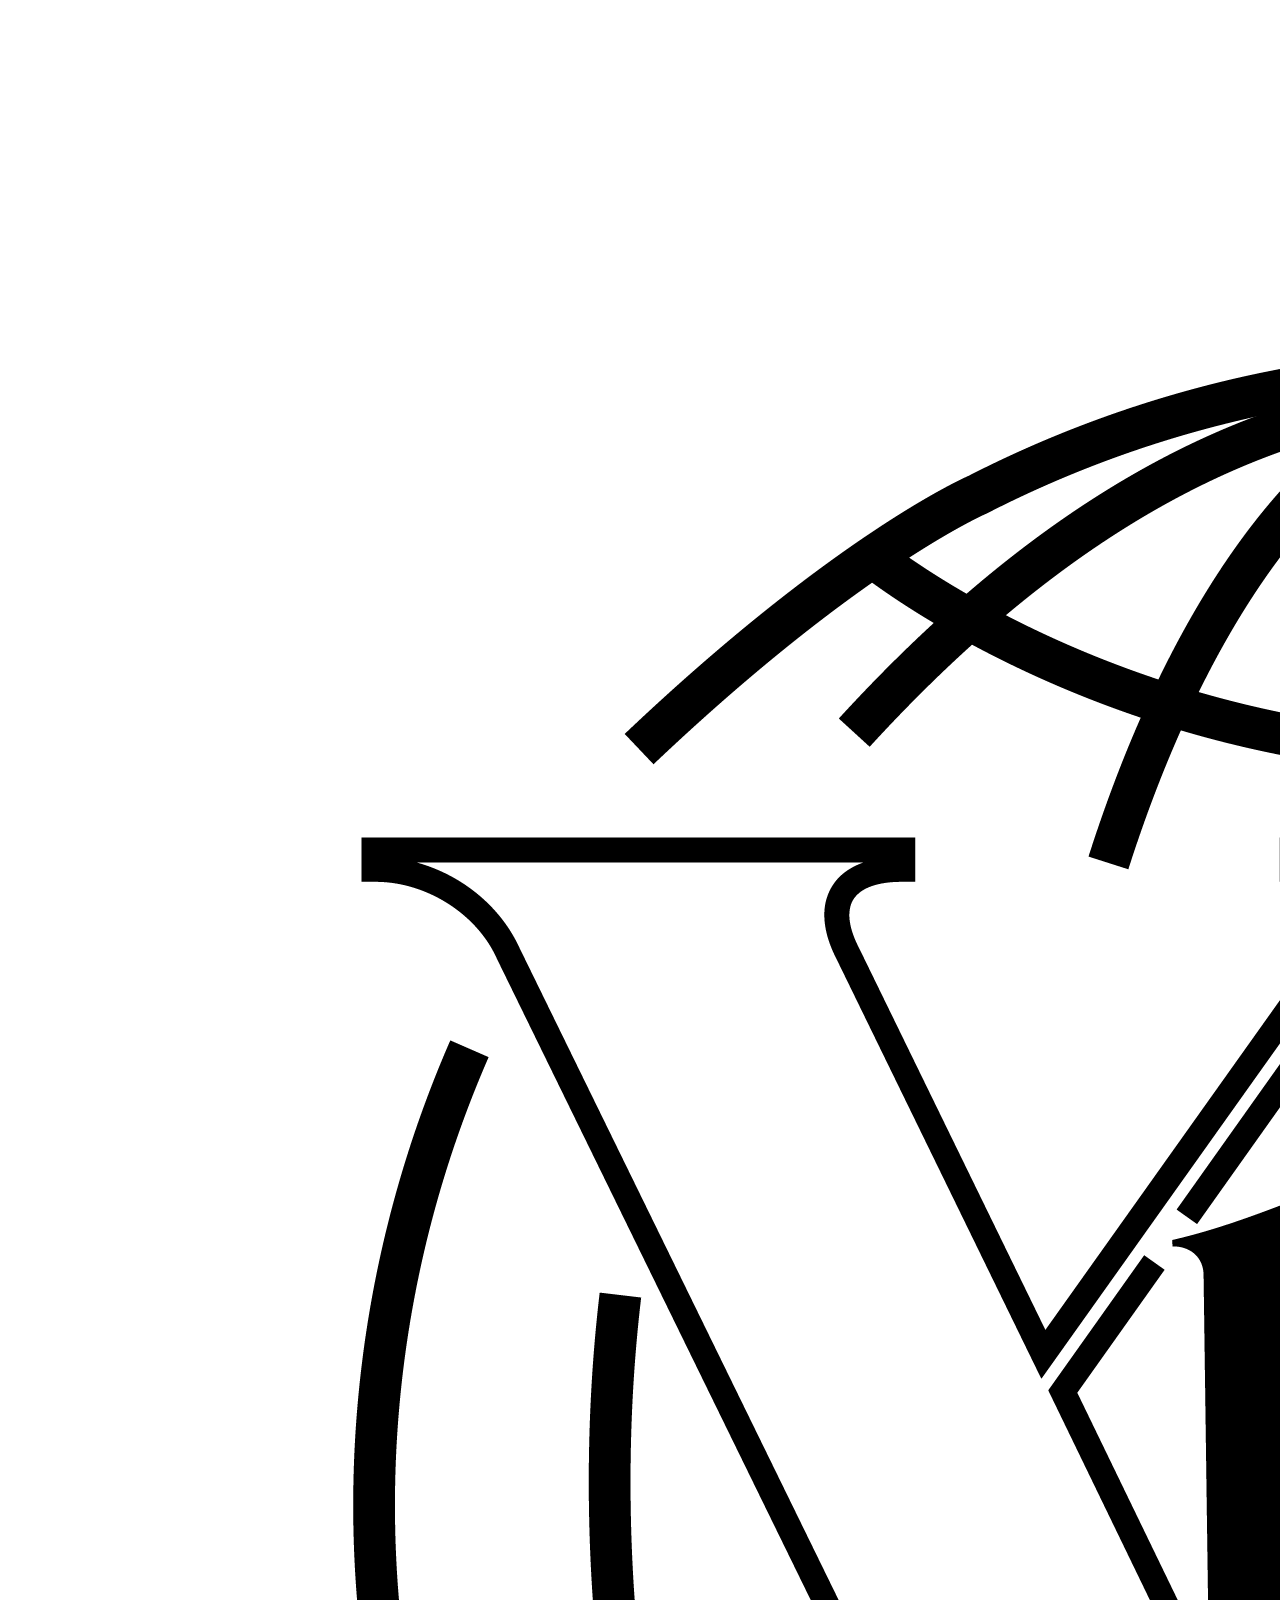
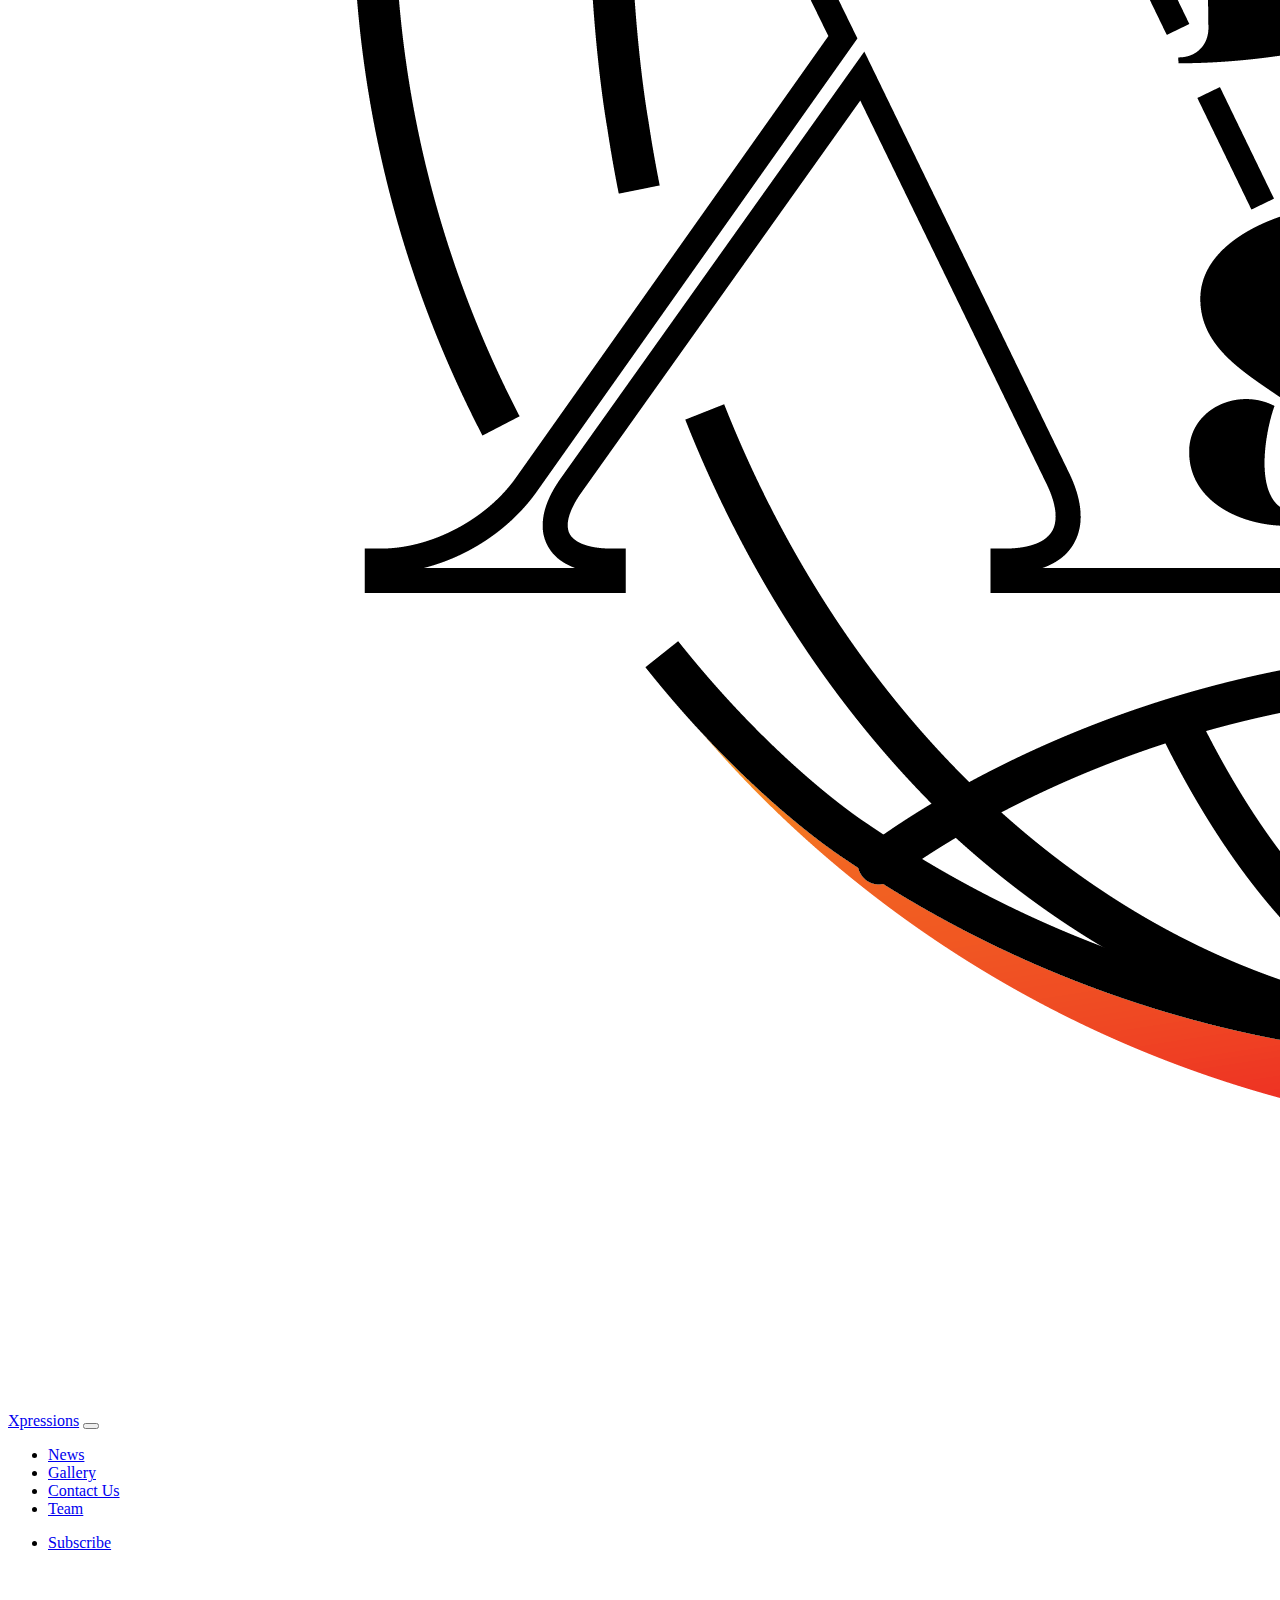
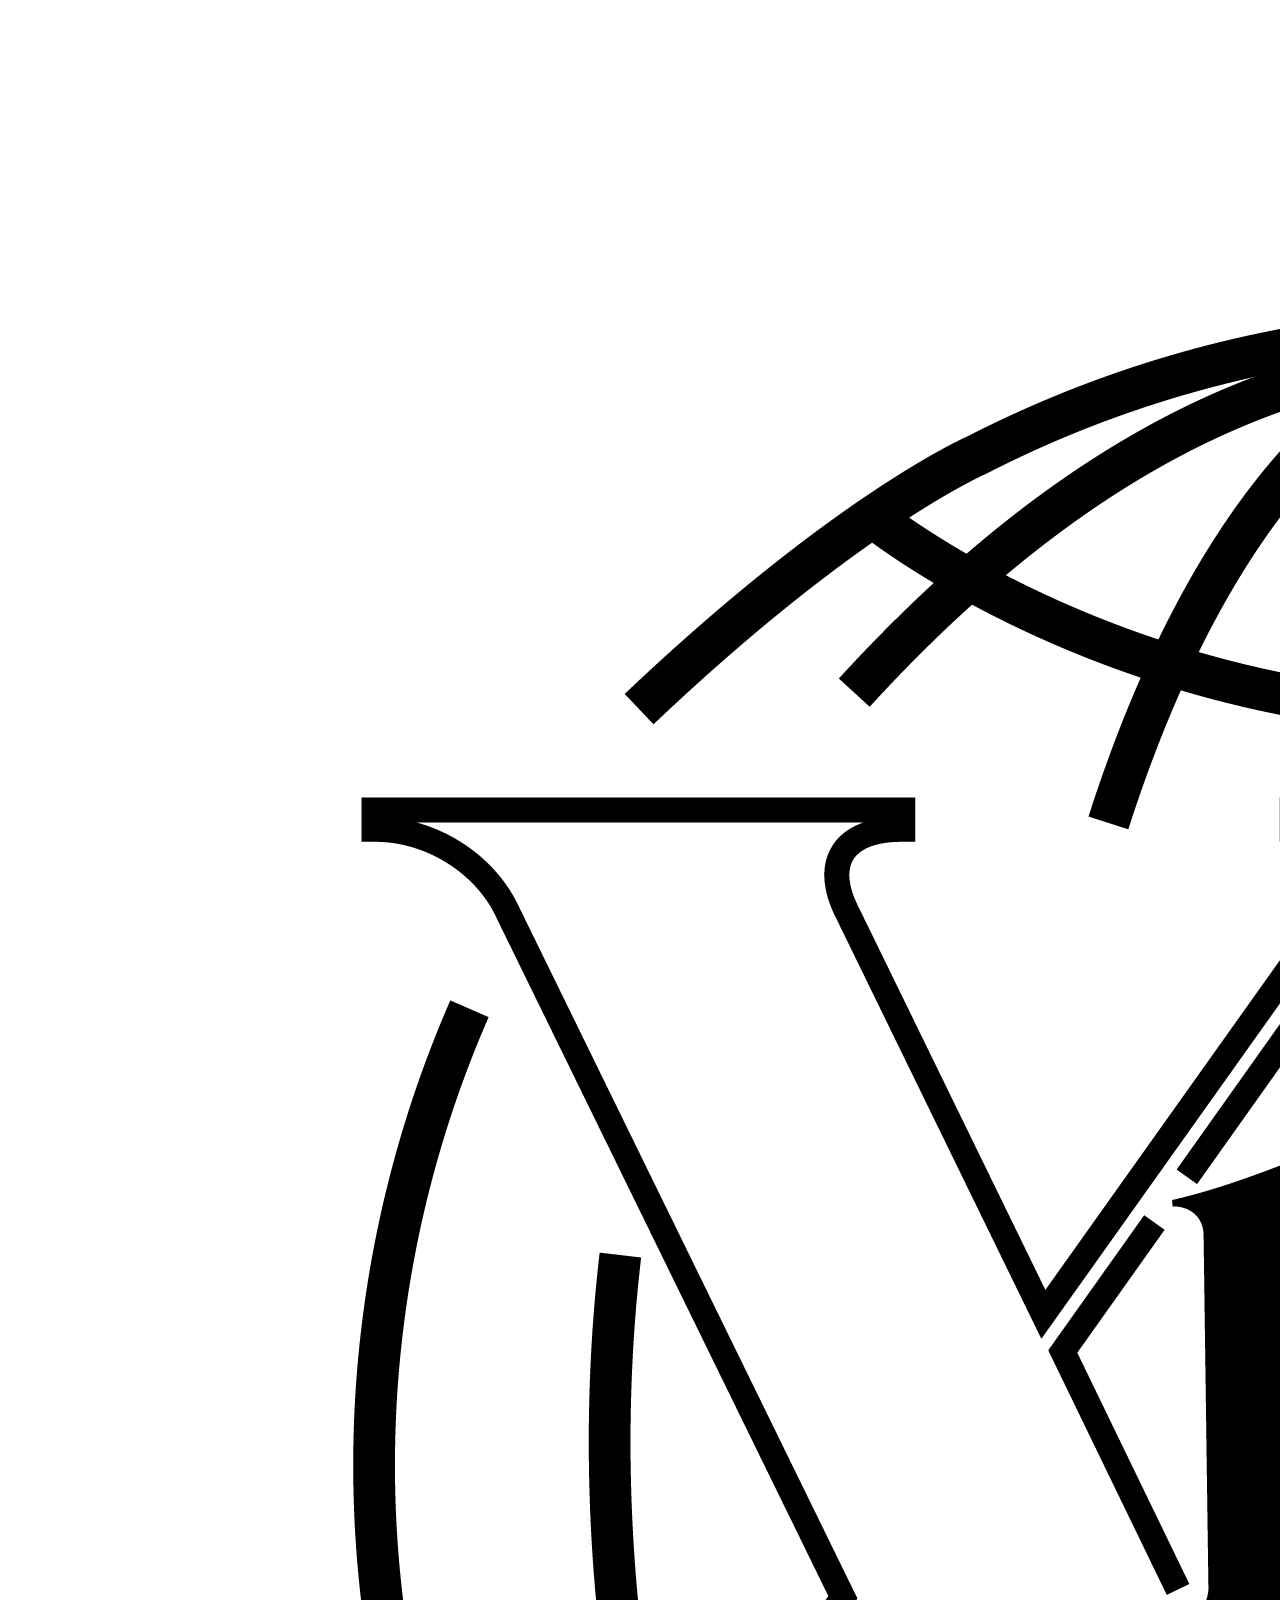
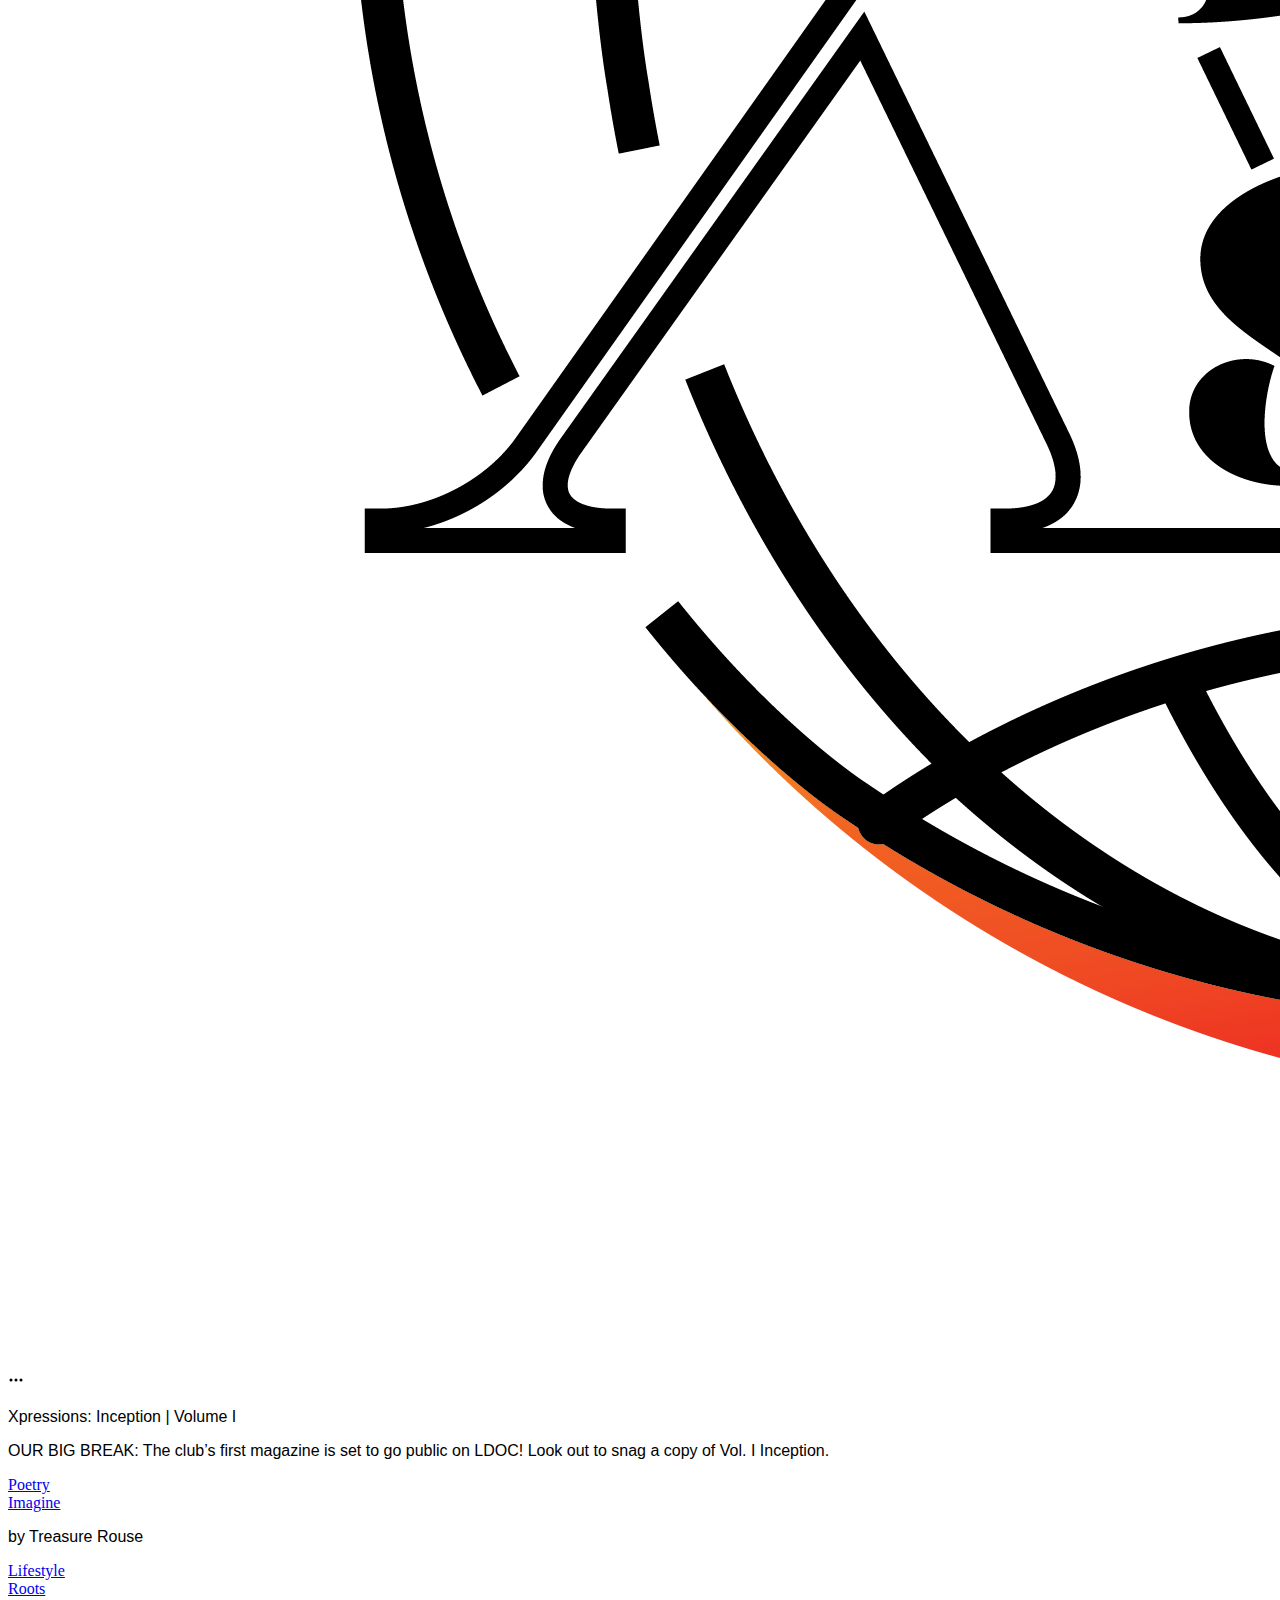
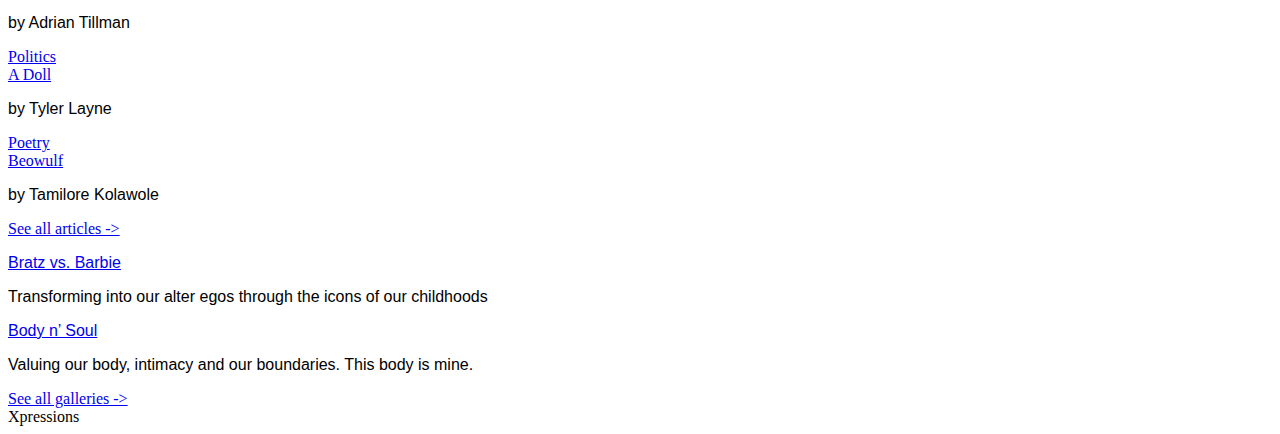
<file: index.html>
<!doctype html>
<html lang="en">
  <head>
    <!-- Required meta tags -->
    <meta charset="utf-8">
    <meta name="viewport" content="width=device-width, initial-scale=1">

    <!-- Bootstrap CSS -->
    <link href="https://cdn.jsdelivr.net/npm/bootstrap@5.1.3/dist/css/bootstrap.min.css" rel="stylesheet" integrity="sha384-1BmE4kWBq78iYhFldvKuhfTAU6auU8tT94WrHftjDbrCEXSU1oBoqyl2QvZ6jIW3" crossorigin="anonymous">

    <!-- custom CSS-->
    <link href="http://fonts.cdnfonts.com/css/megistica" rel="stylesheet">
    <link href="https://allfont.net/allfont.css?fonts=franklin-gothic-book" rel="stylesheet" type="text/css" />
    <link href="http://fonts.cdnfonts.com/css/megistica" rel="stylesheet">
    <link href="css/custom.css" rel="stylesheet">
    <link rel="icon" href="img/logo2.png">

    <title>Xpressions</title>
  </head>
    <body>
      <header>
        <!--Navbar starts here-->
        <nav class="navbar navbar-expand-lg navbar-light border-bottom-custom">
          <div class="container-fluid">
            <a class="nav-link active" href="index.html"><img class="brand-logo brand-logo-1" src="img/logo.png"></a>
            <a class="navbar-brand navbar-brand-hide abs megistica brand-font" href="index.html">Xpressions</a>
              <button class="navbar-toggler ms-auto" type="button" data-bs-toggle="collapse" data-bs-target="#collapseNavbar">
                  <span class="navbar-toggler-icon"></span>
              </button>
              <div class="navbar-collapse collapse" id="collapseNavbar">
                  <ul class="navbar-nav align-items-center franklin">
                      <li class="nav-item active">
                          <a class="nav-link text-dark me-3" href="#">News</a>
                      </li>
                      <li class="nav-item active">
                          <a class="nav-link text-dark me-3" href="gallery.html">Gallery</a>
                      </li>
                      <li class="nav-item active">
                          <a class="nav-link text-dark me-3" href="contact.html">Contact Us</a>
                      </li>
                      <li class="nav-item active">
                          <a class="nav-link text-dark me-3" href="#">Team</a>
                      </li>
                  </ul>
                  <ul class="navbar-nav ms-auto">
                      <li class="nav-item">
                          <div class="sub1"><a class="nav-link sub2" href="#" data-bs-target="#myModal" data-bs-toggle="modal">Subscribe</a></div>
                      </li>
                  </ul>
              </div>
          </div>
        </nav>
        <div class="banner"><img class="banner-logo" src="img/logo.png" alt="Xpression"></img></div>
      <!--Navbar ends here-->
      </header>

      <!--Homepage starts here-->
      <div class="container">
          <div class="homepage-grid-layout mt-2">
                <!--Center-->
                <div class="centerpiece-column">
                    <div class="img-standard centerpiece-img" role="img" aria-label="centerpiece photo"></div>
                    <svg class="d-block mx-auto mt-2" xmlns="http://www.w3.org/2000/svg" width="16" height="16" fill="currentColor" class="bi bi-three-dots" viewBox="0 0 16 16">
                        <path d="M3 9.5a1.5 1.5 0 1 1 0-3 1.5 1.5 0 0 1 0 3zm5 0a1.5 1.5 0 1 1 0-3 1.5 1.5 0 0 1 0 3zm5 0a1.5 1.5 0 1 1 0-3 1.5 1.5 0 0 1 0 3z"/></svg>
                    <p class="my-2 text-center h3 megistica">Xpressions: Inception | Volume I</p>
                    <p class="franklin">OUR BIG BREAK: The club’s first magazine is set to go public on LDOC! Look out to snag a copy of Vol. I Inception.</p>
                </div>
                <!--Right-->
                <div class="articles-column mb-5">
                    <div class="article a-layout">
                        <div class="article-text">
                            <a class="megistica" href="#">Poetry<br></a>
                            <a class="franklin article-font" href="article.html">Imagine</a>
                            <p class="m-0 franklin">by Treasure Rouse</p></div>
                    <div class="article-img">
                        <a href="article.html"><div class="img-standard article-img-1" role="img" aria-label="article 1 photo"></div></div></a>
                    </div>
                    <div class="article a-layout">
                        <div class="article-text">
                            <a class="megistica" href="#">Lifestyle<br></a>
                            <a class="franklin article-font" href="#">Roots</a>
                            <p class="m-0 franklin">by Adrian Tillman</p></div>
                    <div class="article-img">
                        <a href="#"><div class="img-standard article-img-2" role="img" aria-label="article 2 photo"></div></div></a>
                    </div>
                    <div class="article a-layout">
                        <div class="article-text">
                            <a class="megistica" href="#">Politics<br></a>
                            <a class="franklin article-font" href="#">A Doll</a>
                            <p class="m-0 franklin">by Tyler Layne</p></div>
                    <div class="article-img">
                        <a href="#"><div class="img-standard article-img-3" role="img" aria-label="article 3 photo"></div></div></a>
                    </div>
                    <div class="article a-layout">
                        <div class="article-text">
                            <a class="megistica" href="#">Poetry<br></a>
                            <a class="franklin article-font" href="#">Beowulf</a>
                            <p class="m-0 franklin">by Tamilore Kolawole</p></div>
                    <div class="article-img">
                        <a href="#"><div class="img-standard article-img-4" role="img" aria-label="article 4 photo"></div></div></a>
                    </div>
                    <div class="article text-center py-2">
                        <a class="megistica" href="#">See all articles -><br></a>
                    </div>
                </div>
                <!--Left-->
                <div class="galleries-column mb-5">
                    <div class="gallery g-layout">
                        <div class="gallery-img">
                            <a href="photoshoot.html"><div class="g-img-size gallery-img-1" role="img" aria-label="gallery 1 preview"></div></a>
                        </div>
                        <div class="gallery-text text-center">
                            <a class="megistica" href="photoshoot.html"><p class="m-0 gallery-font">Bratz vs. Barbie</p></a>
                            <p class="g-other-text franklin">Transforming into our alter egos through the icons of our childhoods</p></div>
                    </div>
                    <div class="gallery g-layout mt-4">
                        <div class="gallery-img">
                            <a href="#"><div class="g-img-size gallery-img-2" role="img" aria-label="gallery 2 preview"></div></a>
                        </div>
                        <div class="gallery-text text-center">
                            <a class="megistica" href="#"><p class="m-0 gallery-font">Body n’ Soul</p></a>
                            <p class="g-other-text franklin">Valuing our body, intimacy and our boundaries. This body is mine.</p></div>
                        </div>
                        <div class="gallery text-center py-2">
                            <a class="megistica" href="gallery.html">See all galleries -><br></a>
                        </div>
                    </div>
                </div>
                </div>
          </div>
      </div>
      <!--Homepage ends here-->

      <div class="footer-gallery text-center megistica" role="footer" aria-level="3">Xpressions</div>
      <!-- JavaScript -->
      <script src="https://cdn.jsdelivr.net/npm/bootstrap@5.1.3/dist/js/bootstrap.bundle.min.js" integrity="sha384-ka7Sk0Gln4gmtz2MlQnikT1wXgYsOg+OMhuP+IlRH9sENBO0LRn5q+8nbTov4+1p" crossorigin="anonymous"></script>
  </body>
</html>
</file>
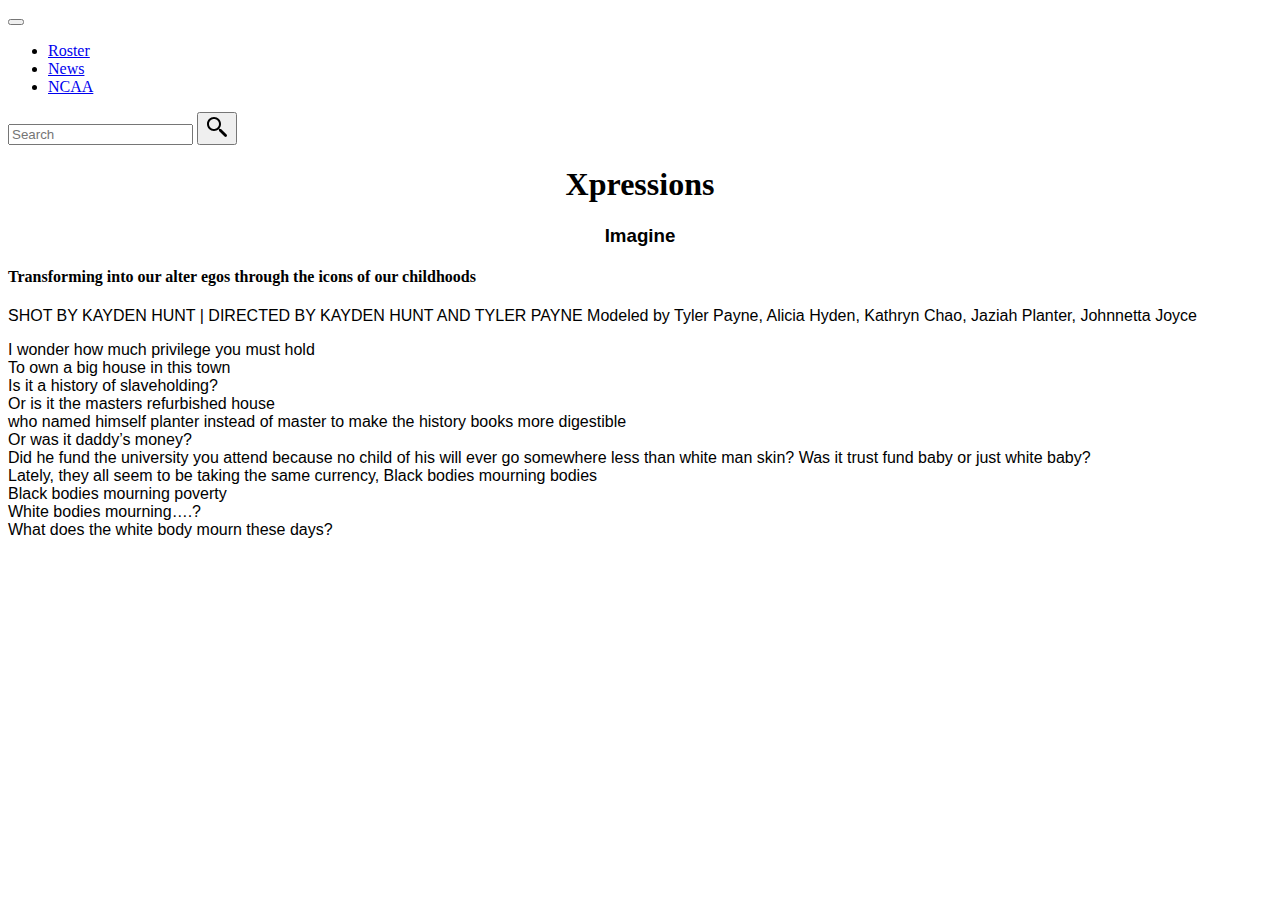
<file: article.html>
<!doctype html>
<html lang="en">
  <head>
    <!-- Required meta tags -->
    <meta charset="utf-8">
    <meta name="viewport" content="width=device-width, initial-scale=1">

    <!-- Bootstrap CSS -->
    <link href="https://cdn.jsdelivr.net/npm/bootstrap@5.1.3/dist/css/bootstrap.min.css" rel="stylesheet" integrity="sha384-1BmE4kWBq78iYhFldvKuhfTAU6auU8tT94WrHftjDbrCEXSU1oBoqyl2QvZ6jIW3" crossorigin="anonymous">

    <!-- custom CSS-->
    <link href="css/custom.css" rel="stylesheet">
    
    <title>Xpressions</title>
  </head>
  <body> 
    <!-- Optional JavaScript; choose one of the two! -->
    <script src="https://cdn.jsdelivr.net/npm/bootstrap@5.1.3/dist/js/bootstrap.bundle.min.js" integrity="sha384-ka7Sk0Gln4gmtz2MlQnikT1wXgYsOg+OMhuP+IlRH9sENBO0LRn5q+8nbTov4+1p" crossorigin="anonymous"></script>
  
  <!-- all of this up until the closing of this div can/should be replaced by the final navbar
  just inserted it here so I have an idea of what the navbar will look like-->
  <div>
    <div class="container">  
      <div class="row m-2">
        <div class="col-12">
          <div class="card border-0">
            <div class="card-body">
            </div>
          </div>
        </div>
      </div>
      <div class="row m-2">
        <div class="col-12">
          <nav class="navbar navbar-expand-xl navbar-light bg-light" role="navigation" aria-label="Primary Navigation">
            <div class="container-fluid">
              <button class="navbar-toggler" type="button" data-bs-toggle="collapse" data-bs-target="#navbarBasic" aria-controls="navbarBasic" aria-expanded="false" aria-label="Toggle navigation">
                <span class="navbar-toggler-icon"></span>
              </button>
              <div class="collapse navbar-collapse show" id="navbarBasic">
                <ul class="navbar-nav me-auto mb-2 mb-xl-0">
                  <li class="nav-item">
                    <a class="nav-link" href="https://goheels.com/sports/mens-basketball/roster">Roster</a>
                  </li>
                  <li class="nav-item">
                    <a class="nav-link" href="https://keepingitheel.com/2022/04/01/unc-basketball-recruiting-future-tar-heels-earn-states-highest-honors/">News</a>
                  </li>
                  <li class="nav-item">
                    <a class="nav-link" href="https://www.espn.com/mens-college-basketball/team/_/id/153/north-carolina-tar-heels">NCAA</a>
                  </li>
                </ul>
                <form class="d-flex">
                  <input class="form-control me-2" type="search" placeholder="Search" aria-label="Search">
                  <button class="btn btn-outline-success" type="submit"><svg xmlns="http://www.w3.org/2000/svg" x="0px" y="0px"
                    width="24" height="24"
                    viewBox="0 0 24 24"
                    style=" fill:#000000;">    <path d="M 9 2 C 5.1458514 2 2 5.1458514 2 9 C 2 12.854149 5.1458514 16 9 16 C 10.747998 16 12.345009 15.348024 13.574219 14.28125 L 14 14.707031 L 14 16 L 19.585938 21.585938 C 20.137937 22.137937 21.033938 22.137938 21.585938 21.585938 C 22.137938 21.033938 22.137938 20.137938 21.585938 19.585938 L 16 14 L 14.707031 14 L 14.28125 13.574219 C 15.348024 12.345009 16 10.747998 16 9 C 16 5.1458514 12.854149 2 9 2 z M 9 4 C 11.773268 4 14 6.2267316 14 9 C 14 11.773268 11.773268 14 9 14 C 6.2267316 14 4 11.773268 4 9 C 4 6.2267316 6.2267316 4 9 4 z"></path></svg></button>
                </form>
              </div>
            </div>
          </nav>
          <h1 class="card-title" role="heading">Xpressions</h1>
        </div>
      </div>
    </div>
  </div>
  
  <!--Navbar ends here-->
 
  <div class="top-level-article">
    <div class="grid-mobile-article">
      <div>
        <h3 class="article-heading">Imagine</h3>
        <h4>Transforming into our alter egos through the icons of our childhoods</h4>
        <p>SHOT BY KAYDEN HUNT | DIRECTED BY KAYDEN HUNT AND TYLER PAYNE
          Modeled by Tyler Payne, Alicia Hyden, Kathryn Chao, Jaziah Planter, Johnnetta Joyce</p>
      </div>
        <div class="img1-article"></div>
        <div><p>I wonder how much privilege you must hold <br>
            To own a big house in this town <br>
            Is it a history of slaveholding? <br>
            Or is it the masters refurbished house <br>
            who named himself planter instead of master to make the history books more digestible <br>
            Or was it daddy’s money? <br> Did he fund the university you attend because no child of his will ever go somewhere less than white man skin? 
            Was it trust fund baby or just white baby? <br>
            Lately, they all seem to be taking the same currency, 
            Black bodies mourning bodies <br>
            Black bodies mourning poverty<br>
            White bodies mourning….? <br>
            What does the white body mourn these days? <br>
            </p></div>
    </div>
  </div>
  </body>
</html>
</file>
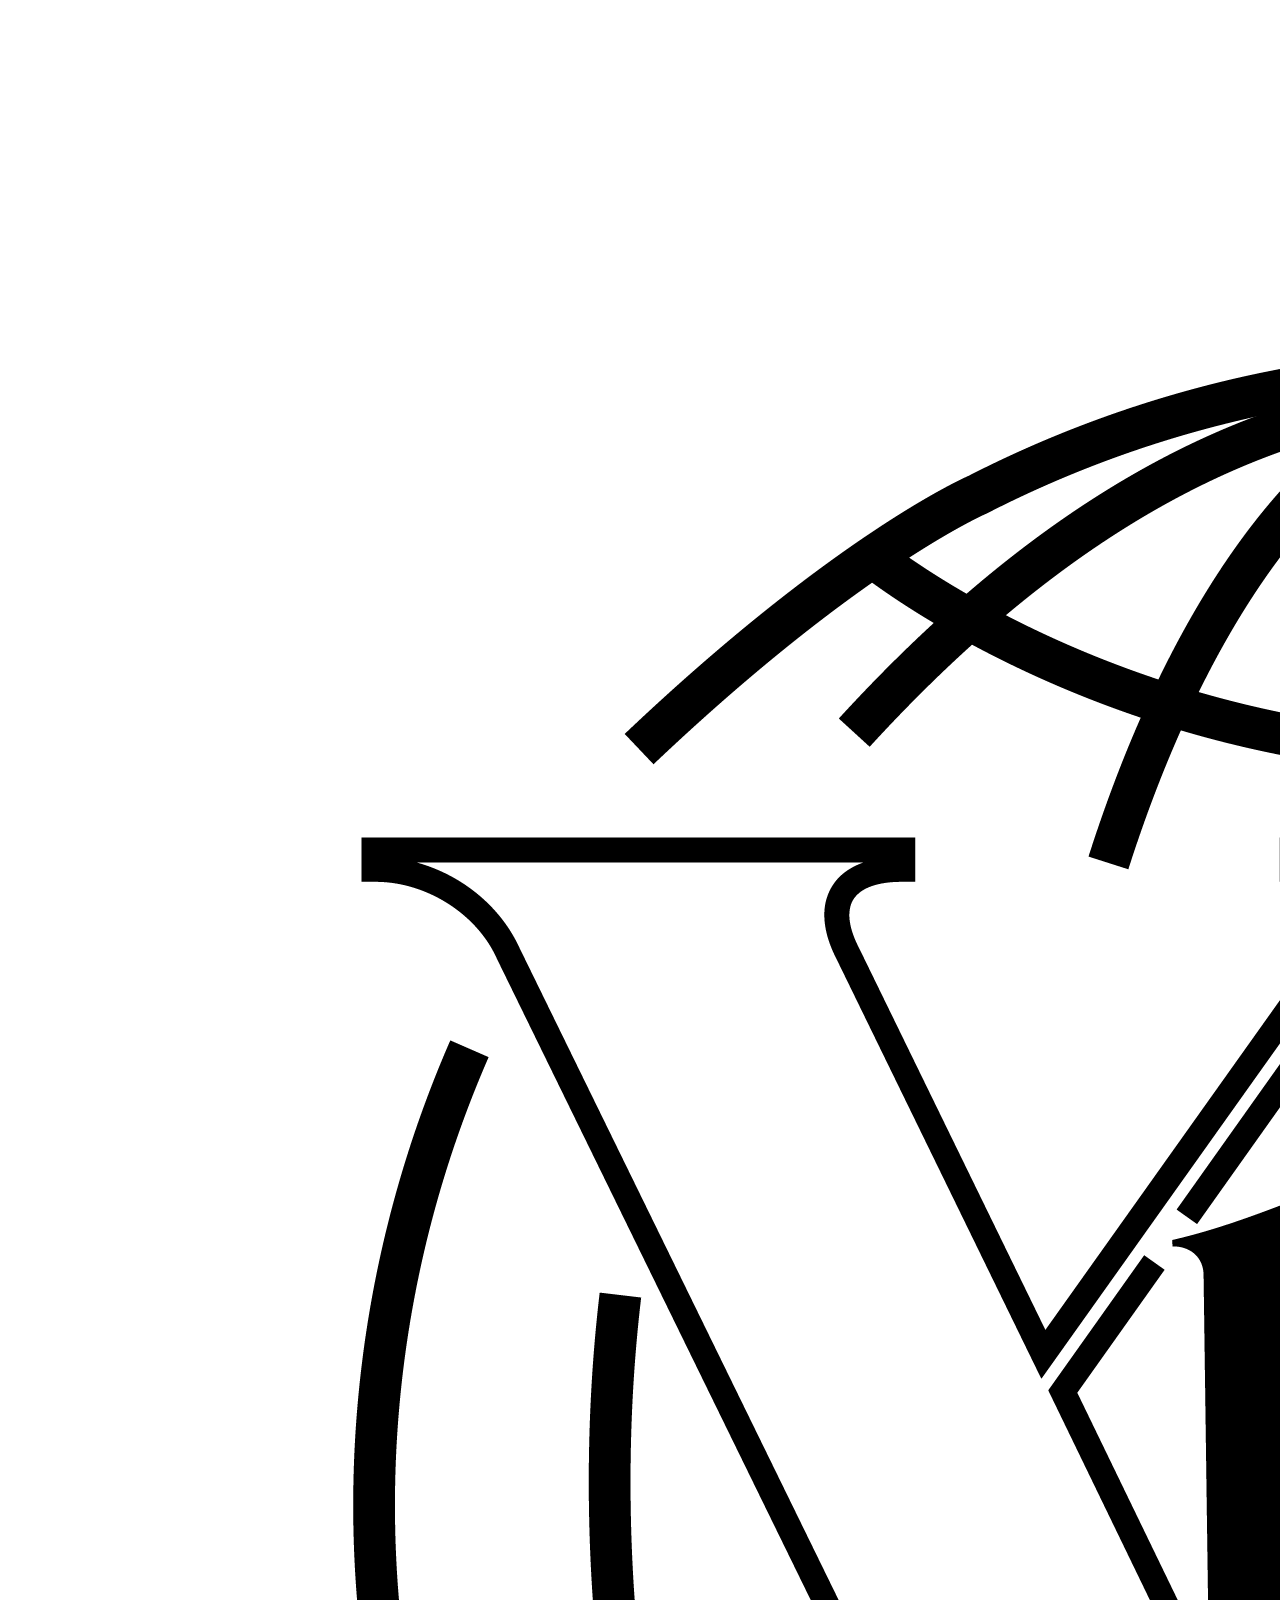
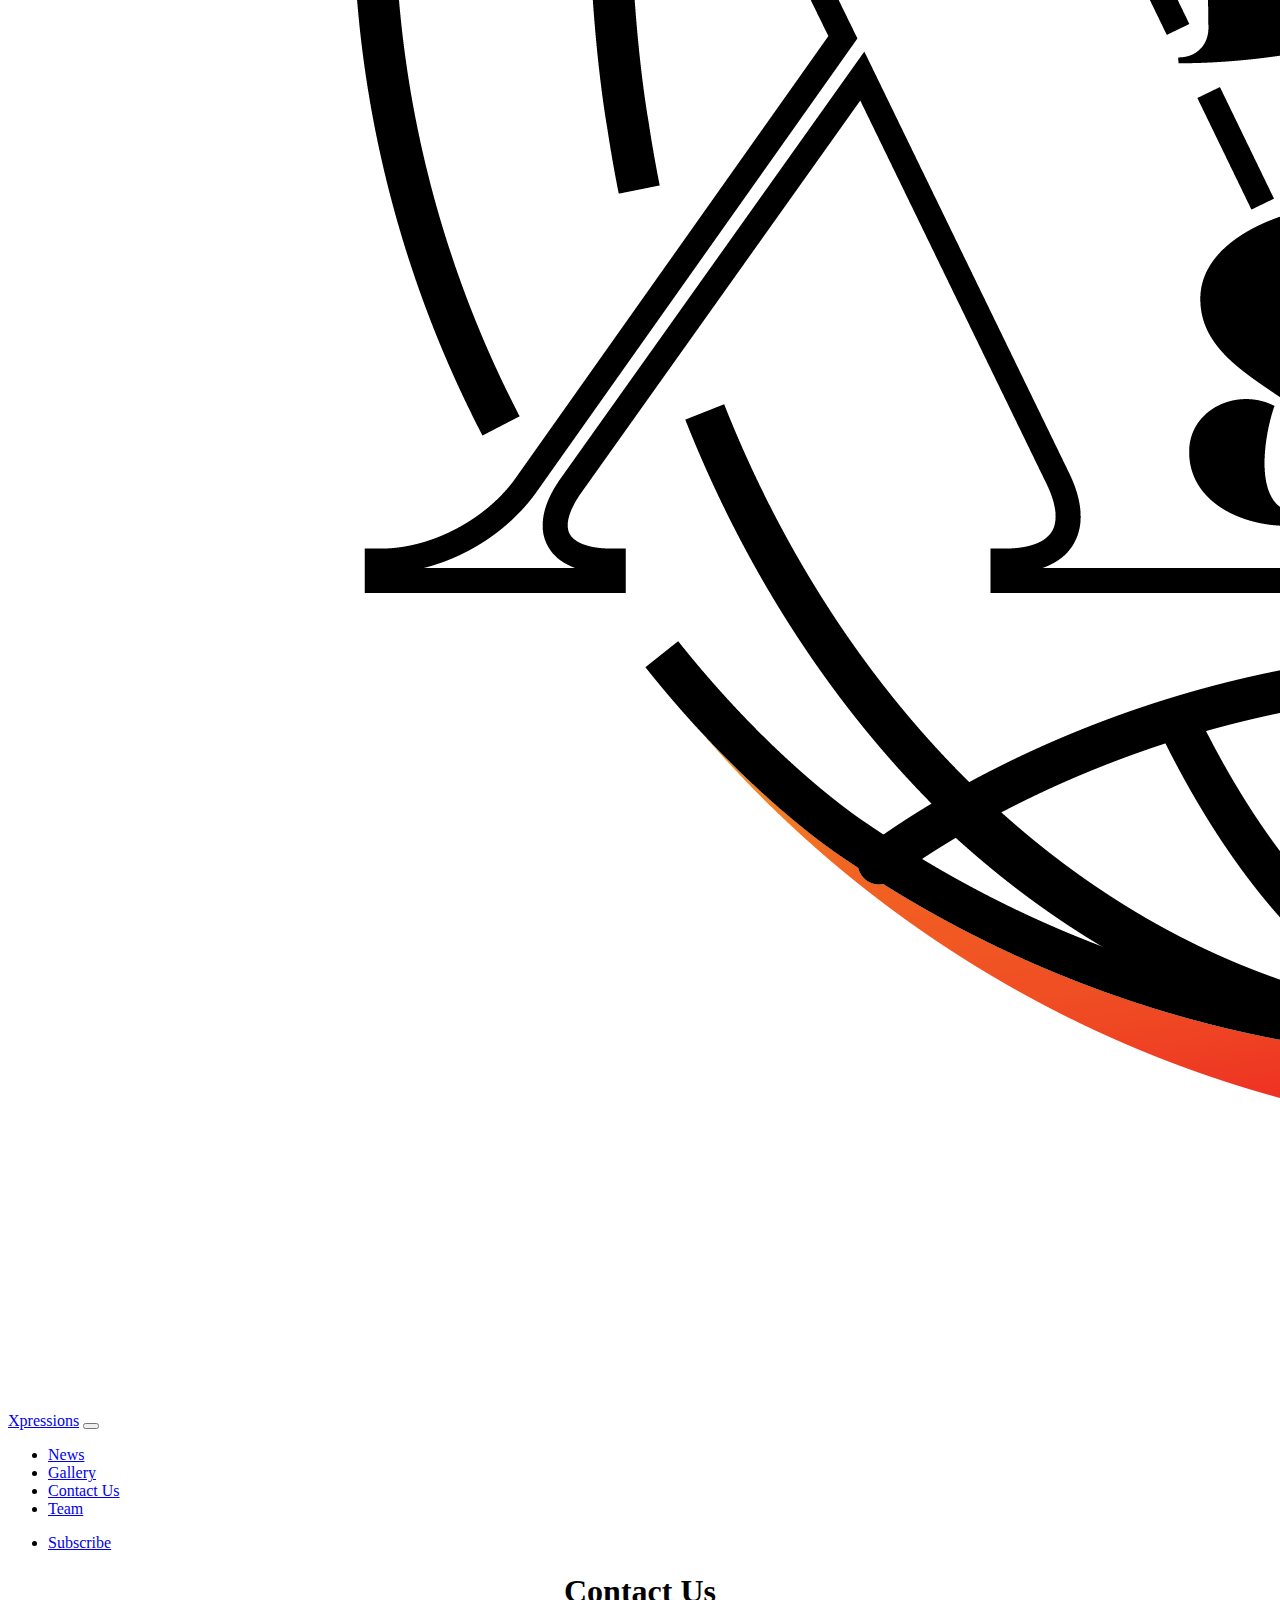
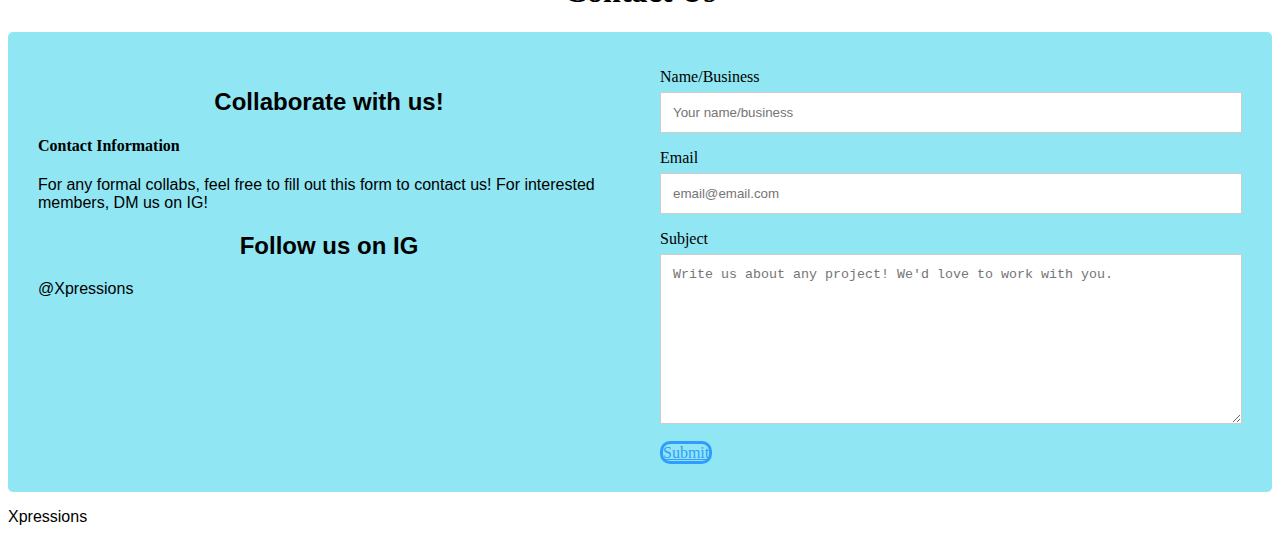
<file: contact.html>
<!doctype html>
<html lang="en">
  <head>
    <!-- Required meta tags -->
    <meta charset="utf-8">
    <meta name="viewport" content="width=device-width, initial-scale=1">

    <!-- Bootstrap CSS -->
    <link href="https://cdn.jsdelivr.net/npm/bootstrap@5.1.3/dist/css/bootstrap.min.css" rel="stylesheet" integrity="sha384-1BmE4kWBq78iYhFldvKuhfTAU6auU8tT94WrHftjDbrCEXSU1oBoqyl2QvZ6jIW3" crossorigin="anonymous">

    <!-- custom CSS-->
    <link href="http://fonts.cdnfonts.com/css/megistica" rel="stylesheet">
    <link href="https://allfont.net/allfont.css?fonts=franklin-gothic-book" rel="stylesheet" type="text/css" />
    <link href="http://fonts.cdnfonts.com/css/megistica" rel="stylesheet">
    <link href="css/custom.css" rel="stylesheet">
    <link href="css/contact.css" rel="stylesheet">
    <link rel="icon" href="img/logo2.png">

    <title>Contact us</title>
  </head>
    <body>
      <header>
        <!--Navbar starts here-->
        <nav class="navbar navbar-expand-lg navbar-light bg-white border-bottom">
          <div class="container-fluid">
              <a class="nav-link active" href="index.html"><img class="brand-logo" src="img/logo.png"></a>
              <a class="navbar-brand abs megistica brand-font" href="index.html">Xpressions</a>
              <button class="navbar-toggler ms-auto" type="button" data-bs-toggle="collapse" data-bs-target="#collapseNavbar">
                  <span class="navbar-toggler-icon"></span>
              </button>
              <div class="navbar-collapse collapse" id="collapseNavbar">
                  <ul class="navbar-nav align-items-center franklin">
                      <li class="nav-item active">
                          <a class="nav-link text-dark me-3" href="article.html">News</a>
                      </li>
                      <li class="nav-item active">
                          <a class="nav-link text-dark me-3" href="gallery.html">Gallery</a>
                      </li>
                      <li class="nav-item active">
                          <a class="nav-link text-dark me-3" href="contact.html">Contact Us</a>
                      </li>
                      <li class="nav-item active">
                          <a class="nav-link text-dark me-3" href="#">Team</a>
                      </li>
                  </ul>
                  <ul class="navbar-nav ms-auto">
                      <li class="nav-item">
                          <div class="sub1"><a class="nav-link sub2" href="#" data-bs-target="#myModal" data-bs-toggle="modal">Subscribe</a></div>
                      </li>
                  </ul>
              </div>
          </div>
        </nav>
      <!--Navbar ends here-->
      </header>

    <div class="container my-4">
        <h1 class="text-center megistica">Contact Us</h1>
        <div class="contain franklin">
            <div class="row">
              <div class="column">
                <h2>Collaborate with us!</h2>
                <h4>Contact Information</h4>
                <p>For any formal collabs, feel free to fill out this form to contact us! For interested members, DM us on IG!</p>
                
                <h2> Follow us on IG</h2>
                <p>@Xpressions</p>
              </div>
              <div class="column">
                <form action="/action_page.php">
                    <label class="width" for="name">Name/Business</label>
                    <input class="width" type="text" id="name" name="name" placeholder="Your name/business">
                    
                    <label class="width" for="email">Email</label>
                    <input class="width" type="email" id="email" name="email" placeholder="email@email.com">
        
                    <label class="width" for="subject">Subject</label>
                    <textarea class="width" id="subject" name="subject" placeholder="Write us about any project! We'd love to work with you." style="height:170px"></textarea>
                </form>
                <a class="nav-link button" href="contact_confirm.html">Submit</a>
              </div>
            </div>
          </div> 
    </div>
    <div class="container" role="footer" aria-label="footer" aria-level="3">
      <p class="my-3 text-center footer megistica">Xpressions</p></div>
    <!-- JavaScript -->
    <script src="https://cdn.jsdelivr.net/npm/bootstrap@5.1.3/dist/js/bootstrap.bundle.min.js" integrity="sha384-ka7Sk0Gln4gmtz2MlQnikT1wXgYsOg+OMhuP+IlRH9sENBO0LRn5q+8nbTov4+1p" crossorigin="anonymous"></script>
</body>
</html>
</file>
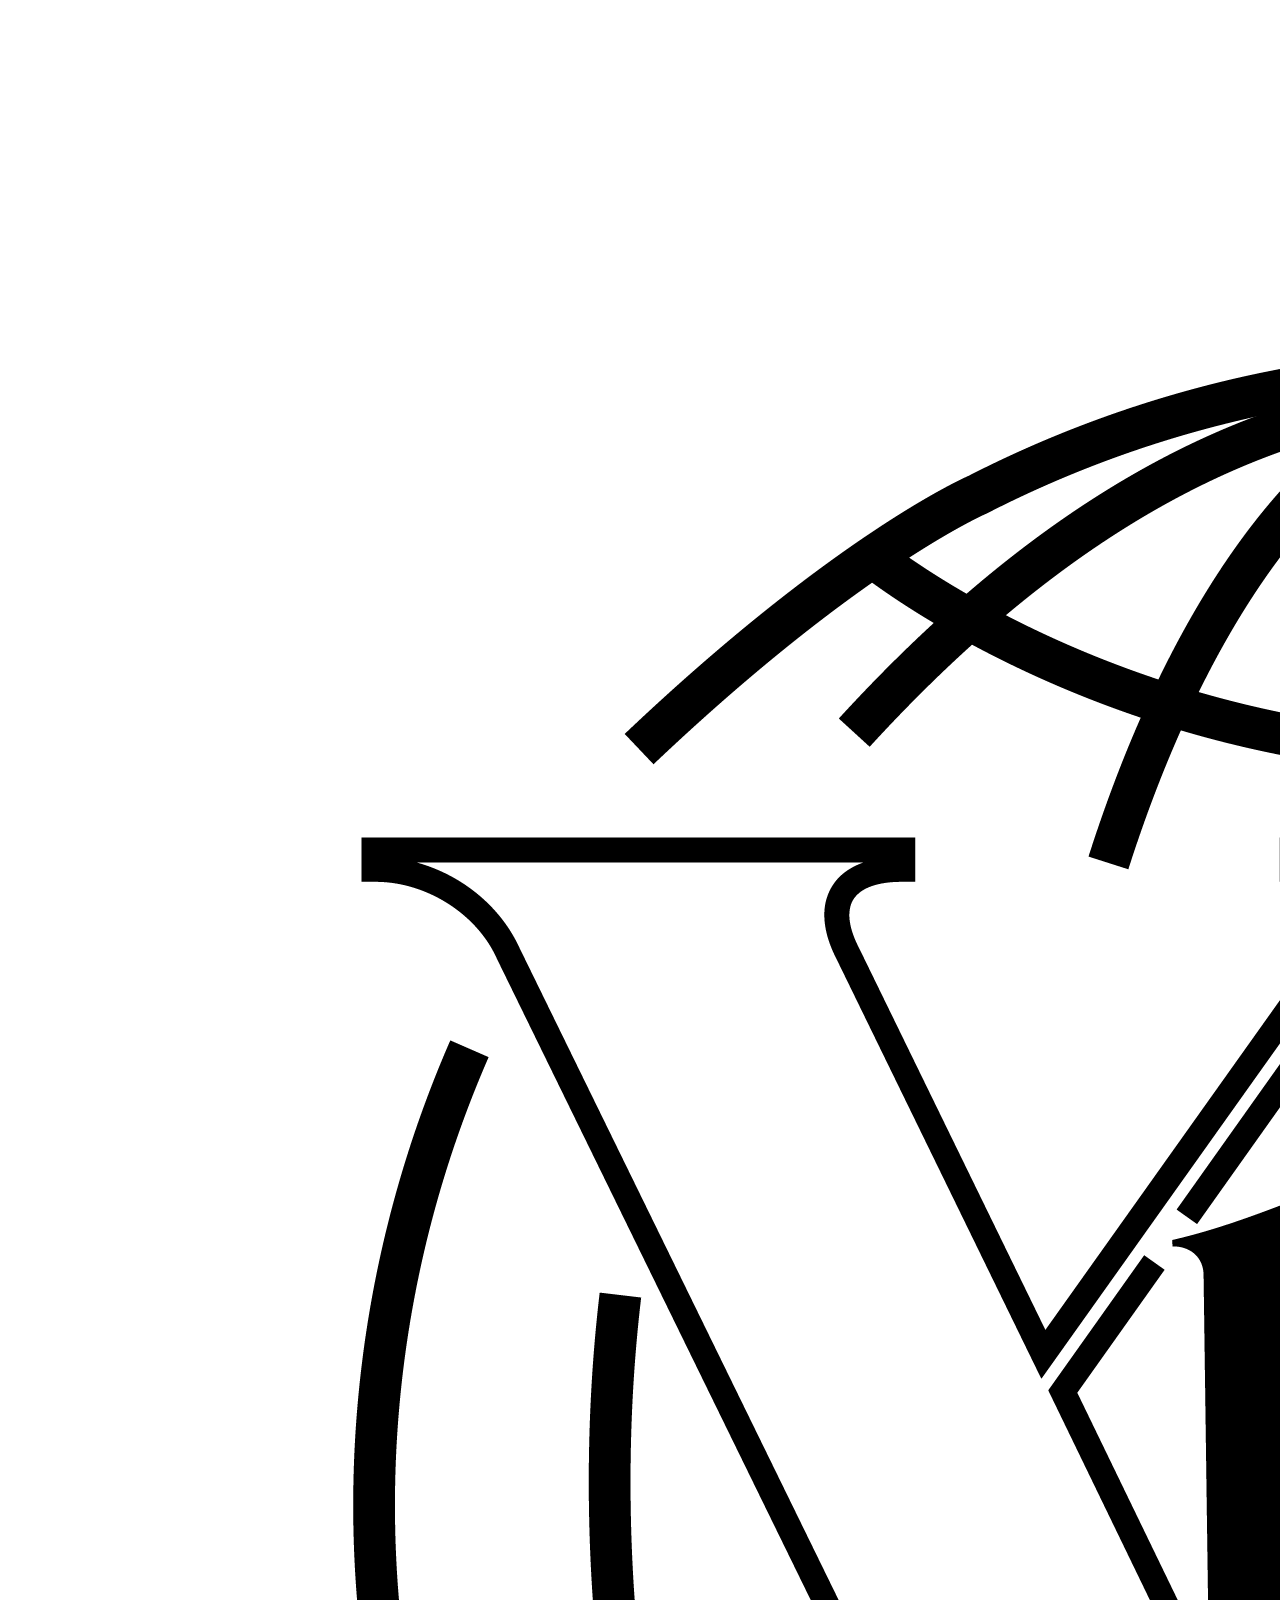
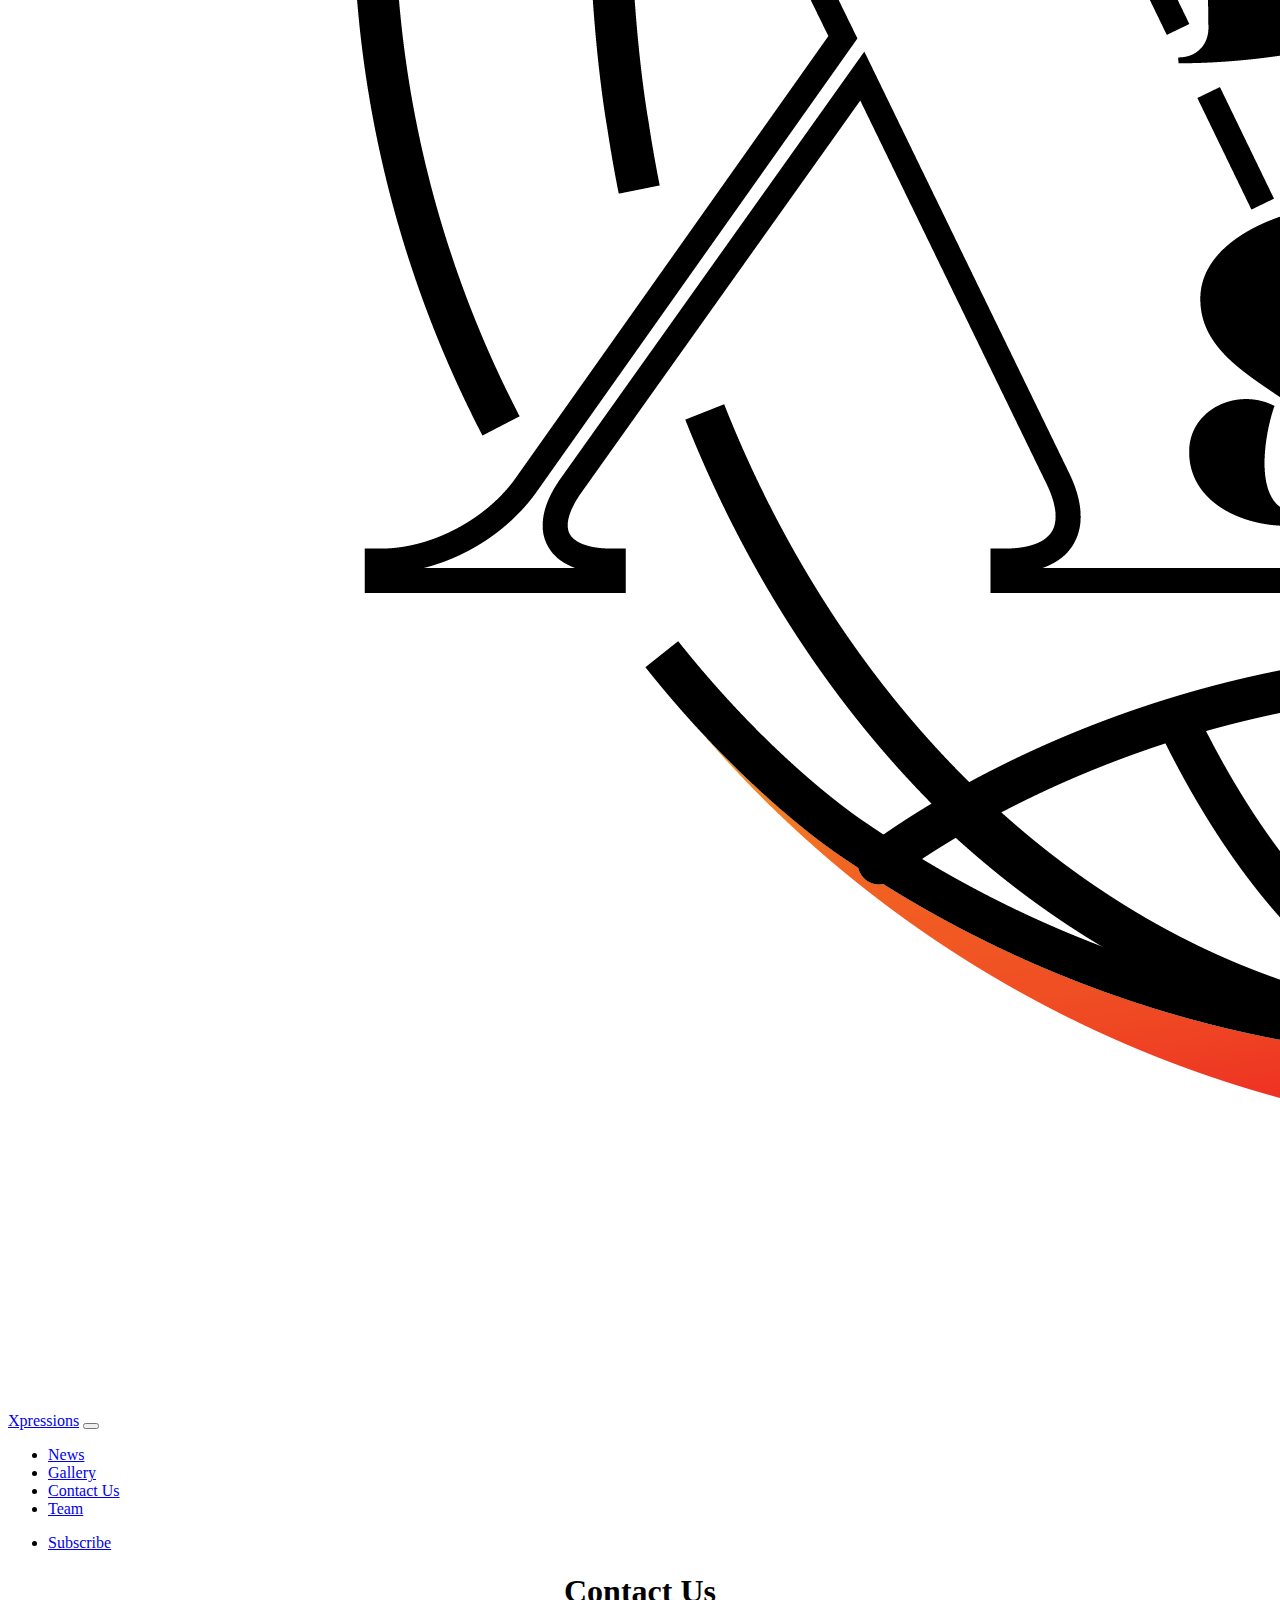
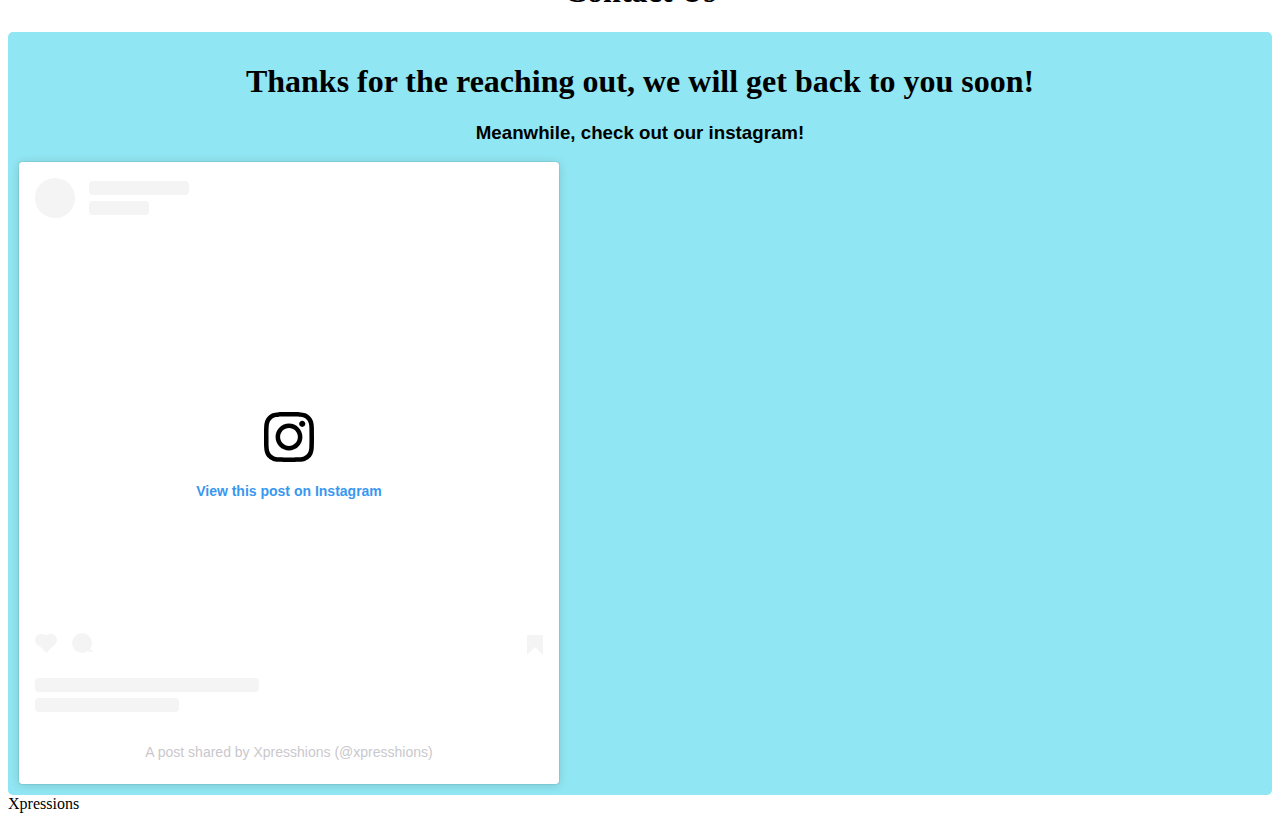
<file: contact_confirm.html>
<!doctype html>
<html lang="en">
  <head>
    <!-- Required meta tags -->
    <meta charset="utf-8">
    <meta name="viewport" content="width=device-width, initial-scale=1">

    <!-- Bootstrap CSS -->
    <link href="https://cdn.jsdelivr.net/npm/bootstrap@5.1.3/dist/css/bootstrap.min.css" rel="stylesheet" integrity="sha384-1BmE4kWBq78iYhFldvKuhfTAU6auU8tT94WrHftjDbrCEXSU1oBoqyl2QvZ6jIW3" crossorigin="anonymous">

    <!-- custom CSS-->
    <link href="http://fonts.cdnfonts.com/css/megistica" rel="stylesheet">
    <link href="https://allfont.net/allfont.css?fonts=franklin-gothic-book" rel="stylesheet" type="text/css" />
    <link href="http://fonts.cdnfonts.com/css/megistica" rel="stylesheet">
    <link href="css/custom.css" rel="stylesheet">
    <link href="css/contact.css" rel="stylesheet">
    <link rel="icon" href="img/logo2.png">

    
    <title>Xpressions</title>
  </head>
    <body>
      <header>
        <!--Navbar starts here-->
        <nav class="navbar navbar-expand-lg navbar-light bg-white border-bottom">
          <div class="container-fluid">
              <a class="nav-link active" href="index.html"><img class="brand-logo" src="img/logo.png" href="#"></a>
              <a class="navbar-brand abs megistica brand-font" href="index.html">Xpressions</a>
              <button class="navbar-toggler ms-auto" type="button" data-bs-toggle="collapse" data-bs-target="#collapseNavbar">
                  <span class="navbar-toggler-icon"></span>
              </button>
              <div class="navbar-collapse collapse" id="collapseNavbar">
                  <ul class="navbar-nav align-items-center franklin">
                      <li class="nav-item active">
                          <a class="nav-link text-dark me-3" href="#">News</a>
                      </li>
                      <li class="nav-item active">
                          <a class="nav-link text-dark me-3" href="gallery.html">Gallery</a>
                      </li>
                      <li class="nav-item active">
                          <a class="nav-link text-dark me-3" href="contact.html">Contact Us</a>
                      </li>
                      <li class="nav-item active">
                          <a class="nav-link text-dark me-3" href="#">Team</a>
                      </li>
                  </ul>
                  <ul class="navbar-nav ms-auto">
                      <li class="nav-item">
                          <div class="sub1"><a class="nav-link sub2" href="#" data-bs-target="#myModal" data-bs-toggle="modal">Subscribe</a></div>
                      </li>
                  </ul>
              </div>
          </div>
        </nav>
      <!--Navbar ends here-->
      </header>

      <div class="container my-4">
          <h1 class="text-center megistica">Contact Us</h1>

          <div class="text-center contain franklin">
          <h1 class="my-4">Thanks for the reaching out, we will get back to you soon!</h1>
          <h3 class="my-4">Meanwhile, check out our instagram!</h3>
          <blockquote class="instagram-media mx-auto my-4" data-instgrm-permalink="https://www.instagram.com/p/CaFvpXdp0pL/?utm_source=ig_embed&amp;utm_campaign=loading" data-instgrm-version="14" style=" background:#FFF; border:0; border-radius:3px; box-shadow:0 0 1px 0 rgba(0,0,0,0.5),0 1px 10px 0 rgba(0,0,0,0.15); margin: 1px; max-width:540px; min-width:326px; padding:0; width:99.375%; width:-webkit-calc(100% - 2px); width:calc(100% - 2px);"><div style="padding:16px;"> <a href="https://www.instagram.com/p/CaFvpXdp0pL/?utm_source=ig_embed&amp;utm_campaign=loading" style=" background:#FFFFFF; line-height:0; padding:0 0; text-align:center; text-decoration:none; width:100%;" target="_blank"> <div style=" display: flex; flex-direction: row; align-items: center;"> <div style="background-color: #F4F4F4; border-radius: 50%; flex-grow: 0; height: 40px; margin-right: 14px; width: 40px;"></div> <div style="display: flex; flex-direction: column; flex-grow: 1; justify-content: center;"> <div style=" background-color: #F4F4F4; border-radius: 4px; flex-grow: 0; height: 14px; margin-bottom: 6px; width: 100px;"></div> <div style=" background-color: #F4F4F4; border-radius: 4px; flex-grow: 0; height: 14px; width: 60px;"></div></div></div><div style="padding: 19% 0;"></div> <div style="display:block; height:50px; margin:0 auto 12px; width:50px;"><svg width="50px" height="50px" viewBox="0 0 60 60" version="1.1" xmlns="https://www.w3.org/2000/svg" xmlns:xlink="https://www.w3.org/1999/xlink"><g stroke="none" stroke-width="1" fill="none" fill-rule="evenodd"><g transform="translate(-511.000000, -20.000000)" fill="#000000"><g><path d="M556.869,30.41 C554.814,30.41 553.148,32.076 553.148,34.131 C553.148,36.186 554.814,37.852 556.869,37.852 C558.924,37.852 560.59,36.186 560.59,34.131 C560.59,32.076 558.924,30.41 556.869,30.41 M541,60.657 C535.114,60.657 530.342,55.887 530.342,50 C530.342,44.114 535.114,39.342 541,39.342 C546.887,39.342 551.658,44.114 551.658,50 C551.658,55.887 546.887,60.657 541,60.657 M541,33.886 C532.1,33.886 524.886,41.1 524.886,50 C524.886,58.899 532.1,66.113 541,66.113 C549.9,66.113 557.115,58.899 557.115,50 C557.115,41.1 549.9,33.886 541,33.886 M565.378,62.101 C565.244,65.022 564.756,66.606 564.346,67.663 C563.803,69.06 563.154,70.057 562.106,71.106 C561.058,72.155 560.06,72.803 558.662,73.347 C557.607,73.757 556.021,74.244 553.102,74.378 C549.944,74.521 548.997,74.552 541,74.552 C533.003,74.552 532.056,74.521 528.898,74.378 C525.979,74.244 524.393,73.757 523.338,73.347 C521.94,72.803 520.942,72.155 519.894,71.106 C518.846,70.057 518.197,69.06 517.654,67.663 C517.244,66.606 516.755,65.022 516.623,62.101 C516.479,58.943 516.448,57.996 516.448,50 C516.448,42.003 516.479,41.056 516.623,37.899 C516.755,34.978 517.244,33.391 517.654,32.338 C518.197,30.938 518.846,29.942 519.894,28.894 C520.942,27.846 521.94,27.196 523.338,26.654 C524.393,26.244 525.979,25.756 528.898,25.623 C532.057,25.479 533.004,25.448 541,25.448 C548.997,25.448 549.943,25.479 553.102,25.623 C556.021,25.756 557.607,26.244 558.662,26.654 C560.06,27.196 561.058,27.846 562.106,28.894 C563.154,29.942 563.803,30.938 564.346,32.338 C564.756,33.391 565.244,34.978 565.378,37.899 C565.522,41.056 565.552,42.003 565.552,50 C565.552,57.996 565.522,58.943 565.378,62.101 M570.82,37.631 C570.674,34.438 570.167,32.258 569.425,30.349 C568.659,28.377 567.633,26.702 565.965,25.035 C564.297,23.368 562.623,22.342 560.652,21.575 C558.743,20.834 556.562,20.326 553.369,20.18 C550.169,20.033 549.148,20 541,20 C532.853,20 531.831,20.033 528.631,20.18 C525.438,20.326 523.257,20.834 521.349,21.575 C519.376,22.342 517.703,23.368 516.035,25.035 C514.368,26.702 513.342,28.377 512.574,30.349 C511.834,32.258 511.326,34.438 511.181,37.631 C511.035,40.831 511,41.851 511,50 C511,58.147 511.035,59.17 511.181,62.369 C511.326,65.562 511.834,67.743 512.574,69.651 C513.342,71.625 514.368,73.296 516.035,74.965 C517.703,76.634 519.376,77.658 521.349,78.425 C523.257,79.167 525.438,79.673 528.631,79.82 C531.831,79.965 532.853,80.001 541,80.001 C549.148,80.001 550.169,79.965 553.369,79.82 C556.562,79.673 558.743,79.167 560.652,78.425 C562.623,77.658 564.297,76.634 565.965,74.965 C567.633,73.296 568.659,71.625 569.425,69.651 C570.167,67.743 570.674,65.562 570.82,62.369 C570.966,59.17 571,58.147 571,50 C571,41.851 570.966,40.831 570.82,37.631"></path></g></g></g></svg></div><div style="padding-top: 8px;"> <div style=" color:#3897f0; font-family:Arial,sans-serif; font-size:14px; font-style:normal; font-weight:550; line-height:18px;">View this post on Instagram</div></div><div style="padding: 12.5% 0;"></div> <div style="display: flex; flex-direction: row; margin-bottom: 14px; align-items: center;"><div> <div style="background-color: #F4F4F4; border-radius: 50%; height: 12.5px; width: 12.5px; transform: translateX(0px) translateY(7px);"></div> <div style="background-color: #F4F4F4; height: 12.5px; transform: rotate(-45deg) translateX(3px) translateY(1px); width: 12.5px; flex-grow: 0; margin-right: 14px; margin-left: 2px;"></div> <div style="background-color: #F4F4F4; border-radius: 50%; height: 12.5px; width: 12.5px; transform: translateX(9px) translateY(-18px);"></div></div><div style="margin-left: 8px;"> <div style=" background-color: #F4F4F4; border-radius: 50%; flex-grow: 0; height: 20px; width: 20px;"></div> <div style=" width: 0; height: 0; border-top: 2px solid transparent; border-left: 6px solid #f4f4f4; border-bottom: 2px solid transparent; transform: translateX(16px) translateY(-4px) rotate(30deg)"></div></div><div style="margin-left: auto;"> <div style=" width: 0px; border-top: 8px solid #F4F4F4; border-right: 8px solid transparent; transform: translateY(16px);"></div> <div style=" background-color: #F4F4F4; flex-grow: 0; height: 12px; width: 16px; transform: translateY(-4px);"></div> <div style=" width: 0; height: 0; border-top: 8px solid #F4F4F4; border-left: 8px solid transparent; transform: translateY(-4px) translateX(8px);"></div></div></div> <div style="display: flex; flex-direction: column; flex-grow: 1; justify-content: center; margin-bottom: 24px;"> <div style=" background-color: #F4F4F4; border-radius: 4px; flex-grow: 0; height: 14px; margin-bottom: 6px; width: 224px;"></div> <div style=" background-color: #F4F4F4; border-radius: 4px; flex-grow: 0; height: 14px; width: 144px;"></div></div></a><p style=" color:#c9c8cd; font-family:Arial,sans-serif; font-size:14px; line-height:17px; margin-bottom:0; margin-top:8px; overflow:hidden; padding:8px 0 7px; text-align:center; text-overflow:ellipsis; white-space:nowrap;"><a href="https://www.instagram.com/p/CaFvpXdp0pL/?utm_source=ig_embed&amp;utm_campaign=loading" style=" color:#c9c8cd; font-family:Arial,sans-serif; font-size:14px; font-style:normal; font-weight:normal; line-height:17px; text-decoration:none;" target="_blank">A post shared by Xpresshions (@xpresshions)</a></p></div></blockquote> <script async src="//www.instagram.com/embed.js"></script>
          </div>
      </div>
      <div class="footer-gallery text-center megistica" role="footer" aria-level="3">Xpressions</div>
  </body>
</html>
</file>
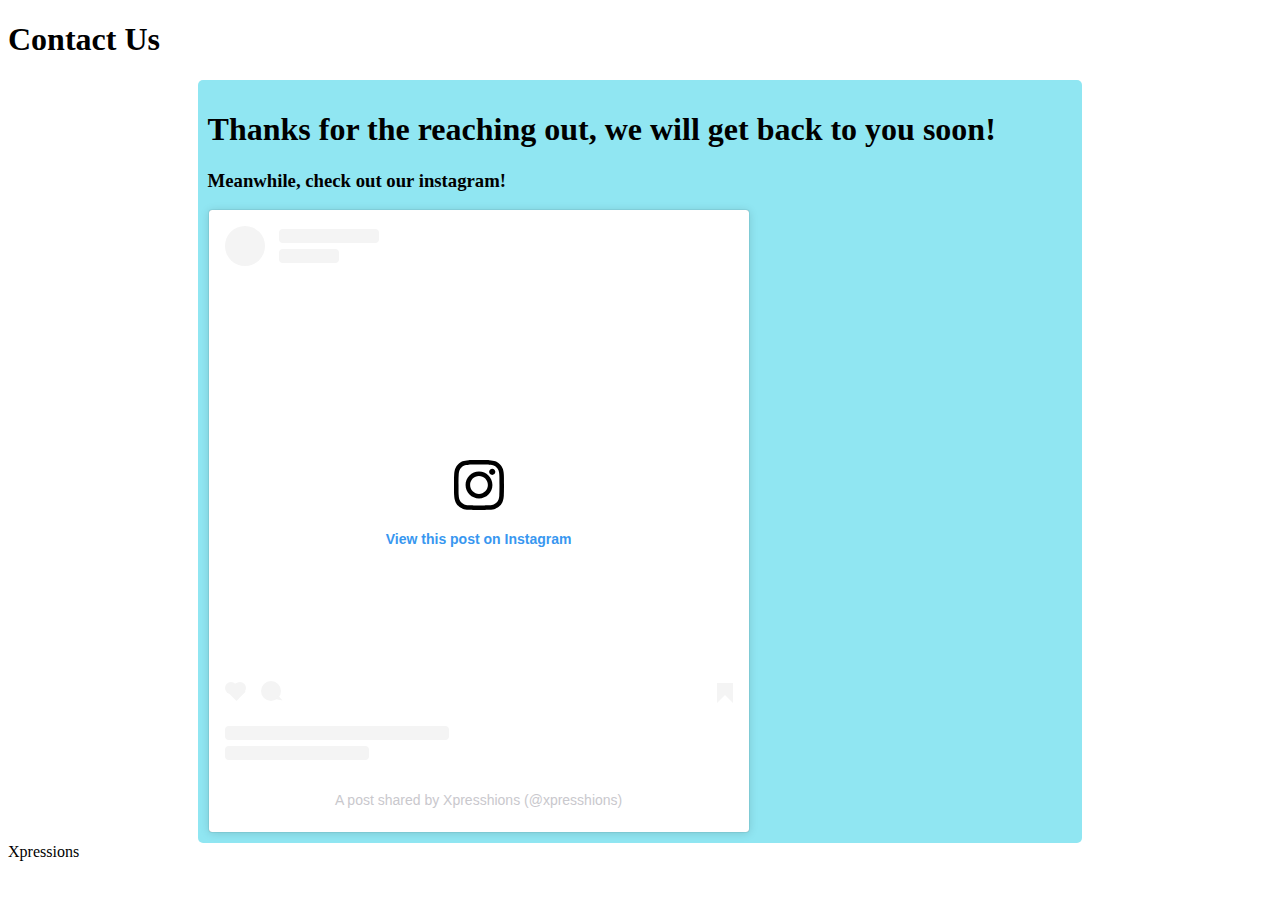
<file: contactconfirmation.html>
<!DOCTYPE HTML>
<html lang="en">

<head>
  <meta charset="utf-8">
  <meta name="viewport" content="width=device-width, initial-scale-1, shrink-to-fit=no">
  <title>This appears in the browser tab</title>
  <link href="http://fonts.cdnfonts.com/css/megistica" rel="stylesheet">
  <link href="https://allfont.net/allfont.css?fonts=franklin-gothic-book" rel="stylesheet" type="text/css" />
  <link rel="stylesheet" href="css/contact2.css">
  <link rel="preconnect" href="https://fonts.googleapis.com">   
  <link rel="preconnect" href="https://fonts.gstatic.com" crossorigin>
  <link href="https://fonts.googleapis.com/css2?family=Noto+Serif+Display:wght@500;800&family=Nunito+Sans&display=swap" rel="stylesheet">

</head>
<body>
    <div class="test">
        <h1 class="text-center megistica">Contact Us</h1>

        <div class="text-center container franklin-gothic-book">
        <h1>Thanks for the reaching out, we will get back to you soon!</h1>
        <h3>Meanwhile, check out our instagram!</h3>
        <blockquote class="instagram-media" data-instgrm-permalink="https://www.instagram.com/p/CaFvpXdp0pL/?utm_source=ig_embed&amp;utm_campaign=loading" data-instgrm-version="14" style=" background:#FFF; border:0; border-radius:3px; box-shadow:0 0 1px 0 rgba(0,0,0,0.5),0 1px 10px 0 rgba(0,0,0,0.15); margin: 1px; max-width:540px; min-width:326px; padding:0; width:99.375%; width:-webkit-calc(100% - 2px); width:calc(100% - 2px);"><div style="padding:16px;"> <a href="https://www.instagram.com/p/CaFvpXdp0pL/?utm_source=ig_embed&amp;utm_campaign=loading" style=" background:#FFFFFF; line-height:0; padding:0 0; text-align:center; text-decoration:none; width:100%;" target="_blank"> <div style=" display: flex; flex-direction: row; align-items: center;"> <div style="background-color: #F4F4F4; border-radius: 50%; flex-grow: 0; height: 40px; margin-right: 14px; width: 40px;"></div> <div style="display: flex; flex-direction: column; flex-grow: 1; justify-content: center;"> <div style=" background-color: #F4F4F4; border-radius: 4px; flex-grow: 0; height: 14px; margin-bottom: 6px; width: 100px;"></div> <div style=" background-color: #F4F4F4; border-radius: 4px; flex-grow: 0; height: 14px; width: 60px;"></div></div></div><div style="padding: 19% 0;"></div> <div style="display:block; height:50px; margin:0 auto 12px; width:50px;"><svg width="50px" height="50px" viewBox="0 0 60 60" version="1.1" xmlns="https://www.w3.org/2000/svg" xmlns:xlink="https://www.w3.org/1999/xlink"><g stroke="none" stroke-width="1" fill="none" fill-rule="evenodd"><g transform="translate(-511.000000, -20.000000)" fill="#000000"><g><path d="M556.869,30.41 C554.814,30.41 553.148,32.076 553.148,34.131 C553.148,36.186 554.814,37.852 556.869,37.852 C558.924,37.852 560.59,36.186 560.59,34.131 C560.59,32.076 558.924,30.41 556.869,30.41 M541,60.657 C535.114,60.657 530.342,55.887 530.342,50 C530.342,44.114 535.114,39.342 541,39.342 C546.887,39.342 551.658,44.114 551.658,50 C551.658,55.887 546.887,60.657 541,60.657 M541,33.886 C532.1,33.886 524.886,41.1 524.886,50 C524.886,58.899 532.1,66.113 541,66.113 C549.9,66.113 557.115,58.899 557.115,50 C557.115,41.1 549.9,33.886 541,33.886 M565.378,62.101 C565.244,65.022 564.756,66.606 564.346,67.663 C563.803,69.06 563.154,70.057 562.106,71.106 C561.058,72.155 560.06,72.803 558.662,73.347 C557.607,73.757 556.021,74.244 553.102,74.378 C549.944,74.521 548.997,74.552 541,74.552 C533.003,74.552 532.056,74.521 528.898,74.378 C525.979,74.244 524.393,73.757 523.338,73.347 C521.94,72.803 520.942,72.155 519.894,71.106 C518.846,70.057 518.197,69.06 517.654,67.663 C517.244,66.606 516.755,65.022 516.623,62.101 C516.479,58.943 516.448,57.996 516.448,50 C516.448,42.003 516.479,41.056 516.623,37.899 C516.755,34.978 517.244,33.391 517.654,32.338 C518.197,30.938 518.846,29.942 519.894,28.894 C520.942,27.846 521.94,27.196 523.338,26.654 C524.393,26.244 525.979,25.756 528.898,25.623 C532.057,25.479 533.004,25.448 541,25.448 C548.997,25.448 549.943,25.479 553.102,25.623 C556.021,25.756 557.607,26.244 558.662,26.654 C560.06,27.196 561.058,27.846 562.106,28.894 C563.154,29.942 563.803,30.938 564.346,32.338 C564.756,33.391 565.244,34.978 565.378,37.899 C565.522,41.056 565.552,42.003 565.552,50 C565.552,57.996 565.522,58.943 565.378,62.101 M570.82,37.631 C570.674,34.438 570.167,32.258 569.425,30.349 C568.659,28.377 567.633,26.702 565.965,25.035 C564.297,23.368 562.623,22.342 560.652,21.575 C558.743,20.834 556.562,20.326 553.369,20.18 C550.169,20.033 549.148,20 541,20 C532.853,20 531.831,20.033 528.631,20.18 C525.438,20.326 523.257,20.834 521.349,21.575 C519.376,22.342 517.703,23.368 516.035,25.035 C514.368,26.702 513.342,28.377 512.574,30.349 C511.834,32.258 511.326,34.438 511.181,37.631 C511.035,40.831 511,41.851 511,50 C511,58.147 511.035,59.17 511.181,62.369 C511.326,65.562 511.834,67.743 512.574,69.651 C513.342,71.625 514.368,73.296 516.035,74.965 C517.703,76.634 519.376,77.658 521.349,78.425 C523.257,79.167 525.438,79.673 528.631,79.82 C531.831,79.965 532.853,80.001 541,80.001 C549.148,80.001 550.169,79.965 553.369,79.82 C556.562,79.673 558.743,79.167 560.652,78.425 C562.623,77.658 564.297,76.634 565.965,74.965 C567.633,73.296 568.659,71.625 569.425,69.651 C570.167,67.743 570.674,65.562 570.82,62.369 C570.966,59.17 571,58.147 571,50 C571,41.851 570.966,40.831 570.82,37.631"></path></g></g></g></svg></div><div style="padding-top: 8px;"> <div style=" color:#3897f0; font-family:Arial,sans-serif; font-size:14px; font-style:normal; font-weight:550; line-height:18px;">View this post on Instagram</div></div><div style="padding: 12.5% 0;"></div> <div style="display: flex; flex-direction: row; margin-bottom: 14px; align-items: center;"><div> <div style="background-color: #F4F4F4; border-radius: 50%; height: 12.5px; width: 12.5px; transform: translateX(0px) translateY(7px);"></div> <div style="background-color: #F4F4F4; height: 12.5px; transform: rotate(-45deg) translateX(3px) translateY(1px); width: 12.5px; flex-grow: 0; margin-right: 14px; margin-left: 2px;"></div> <div style="background-color: #F4F4F4; border-radius: 50%; height: 12.5px; width: 12.5px; transform: translateX(9px) translateY(-18px);"></div></div><div style="margin-left: 8px;"> <div style=" background-color: #F4F4F4; border-radius: 50%; flex-grow: 0; height: 20px; width: 20px;"></div> <div style=" width: 0; height: 0; border-top: 2px solid transparent; border-left: 6px solid #f4f4f4; border-bottom: 2px solid transparent; transform: translateX(16px) translateY(-4px) rotate(30deg)"></div></div><div style="margin-left: auto;"> <div style=" width: 0px; border-top: 8px solid #F4F4F4; border-right: 8px solid transparent; transform: translateY(16px);"></div> <div style=" background-color: #F4F4F4; flex-grow: 0; height: 12px; width: 16px; transform: translateY(-4px);"></div> <div style=" width: 0; height: 0; border-top: 8px solid #F4F4F4; border-left: 8px solid transparent; transform: translateY(-4px) translateX(8px);"></div></div></div> <div style="display: flex; flex-direction: column; flex-grow: 1; justify-content: center; margin-bottom: 24px;"> <div style=" background-color: #F4F4F4; border-radius: 4px; flex-grow: 0; height: 14px; margin-bottom: 6px; width: 224px;"></div> <div style=" background-color: #F4F4F4; border-radius: 4px; flex-grow: 0; height: 14px; width: 144px;"></div></div></a><p style=" color:#c9c8cd; font-family:Arial,sans-serif; font-size:14px; line-height:17px; margin-bottom:0; margin-top:8px; overflow:hidden; padding:8px 0 7px; text-align:center; text-overflow:ellipsis; white-space:nowrap;"><a href="https://www.instagram.com/p/CaFvpXdp0pL/?utm_source=ig_embed&amp;utm_campaign=loading" style=" color:#c9c8cd; font-family:Arial,sans-serif; font-size:14px; font-style:normal; font-weight:normal; line-height:17px; text-decoration:none;" target="_blank">A post shared by Xpresshions (@xpresshions)</a></p></div></blockquote> <script async src="//www.instagram.com/embed.js"></script>
        </div>
    </div>
    <footer class="text-center megistica">Xpressions</footer>
</body>
</file>
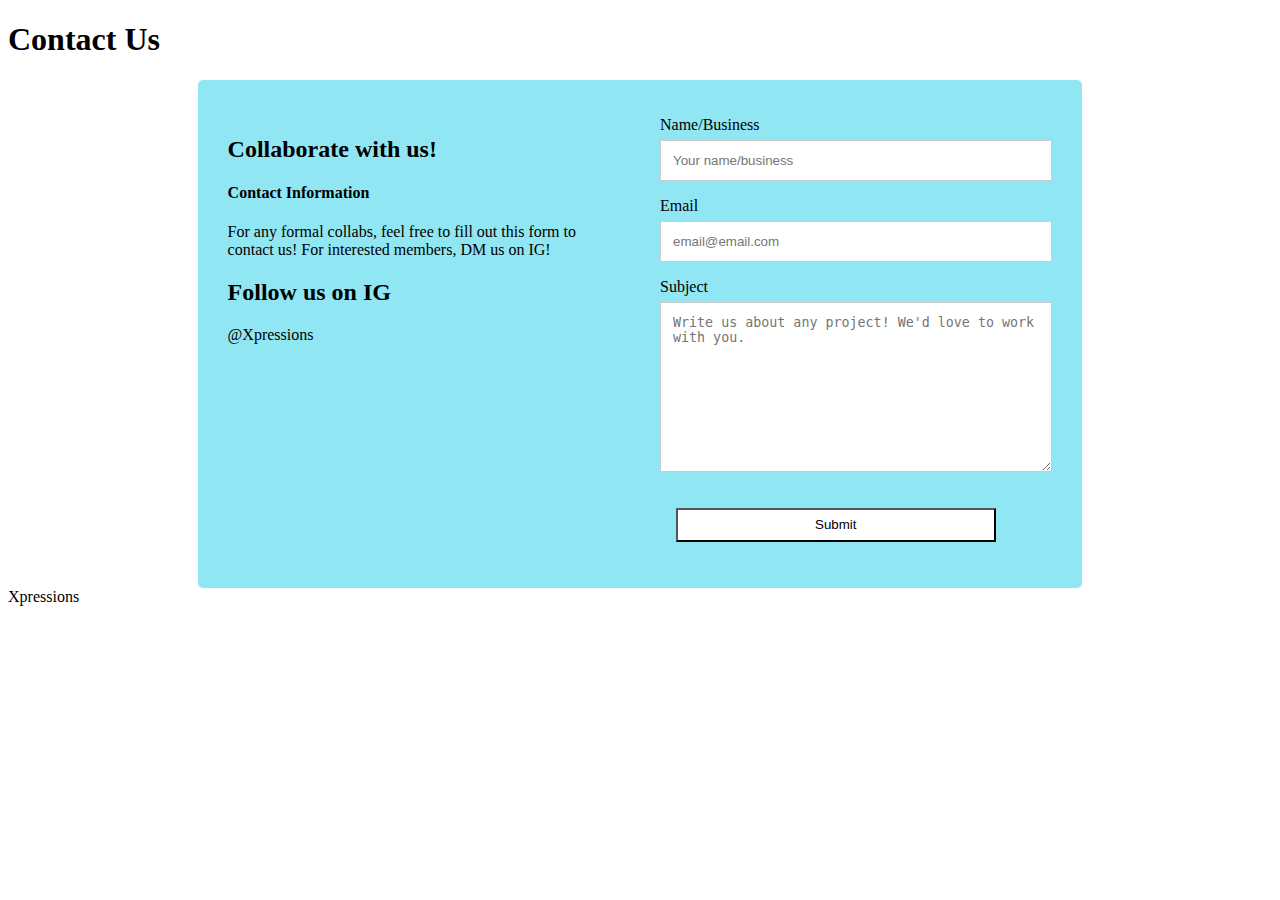
<file: contactus2.html>
<!DOCTYPE HTML>
<html lang="en">

<head>
  <meta charset="utf-8">
  <meta name="viewport" content="width=device-width, initial-scale-1, shrink-to-fit=no">
  <title>This appears in the browser tab</title>
  <link href="http://fonts.cdnfonts.com/css/megistica" rel="stylesheet">
  <link href="https://allfont.net/allfont.css?fonts=franklin-gothic-book" rel="stylesheet" type="text/css" />
  <link rel="stylesheet" href="css/contact2.css">
  <link rel="preconnect" href="https://fonts.googleapis.com">   
  <link rel="preconnect" href="https://fonts.gstatic.com" crossorigin>
  <link href="https://fonts.googleapis.com/css2?family=Noto+Serif+Display:wght@500;800&family=Nunito+Sans&display=swap" rel="stylesheet">

</head>
<body>
    <div class="test">
        <h1 class="text-center megistica">Contact Us</h1>
        <div class="container franklin-gothic-book">
            <div class="row">
              <div class="column">
                <h2>Collaborate with us!</h2>
                <h4>Contact Information</h4>
                <p>For any formal collabs, feel free to fill out this form to contact us! For interested members, DM us on IG!</p>
                
                <h2> Follow us on IG</h2>
                <p>@Xpressions</p>
              </div>
              <div class="column">
                <form action="/action_page.php">
                    <label class="width" for="name">Name/Business</label>
                    <input class="width" type="text" id="name" name="name" placeholder="Your name/business">
                    
                    <label class="width" for="email">Email</label>
                    <input class="width" type="email" id="email" name="email" placeholder="email@email.com">
        
                    <label class="width" for="subject">Subject</label>
                    <textarea class="width" id="subject" name="subject" placeholder="Write us about any project! We'd love to work with you." style="height:170px"></textarea>
                </form>
                <button class="btn">Submit</button>
              </div>
            </div>
          </div> 
    </div>
    <footer class="text-center megistica">Xpressions</footer>
</body>
</file>
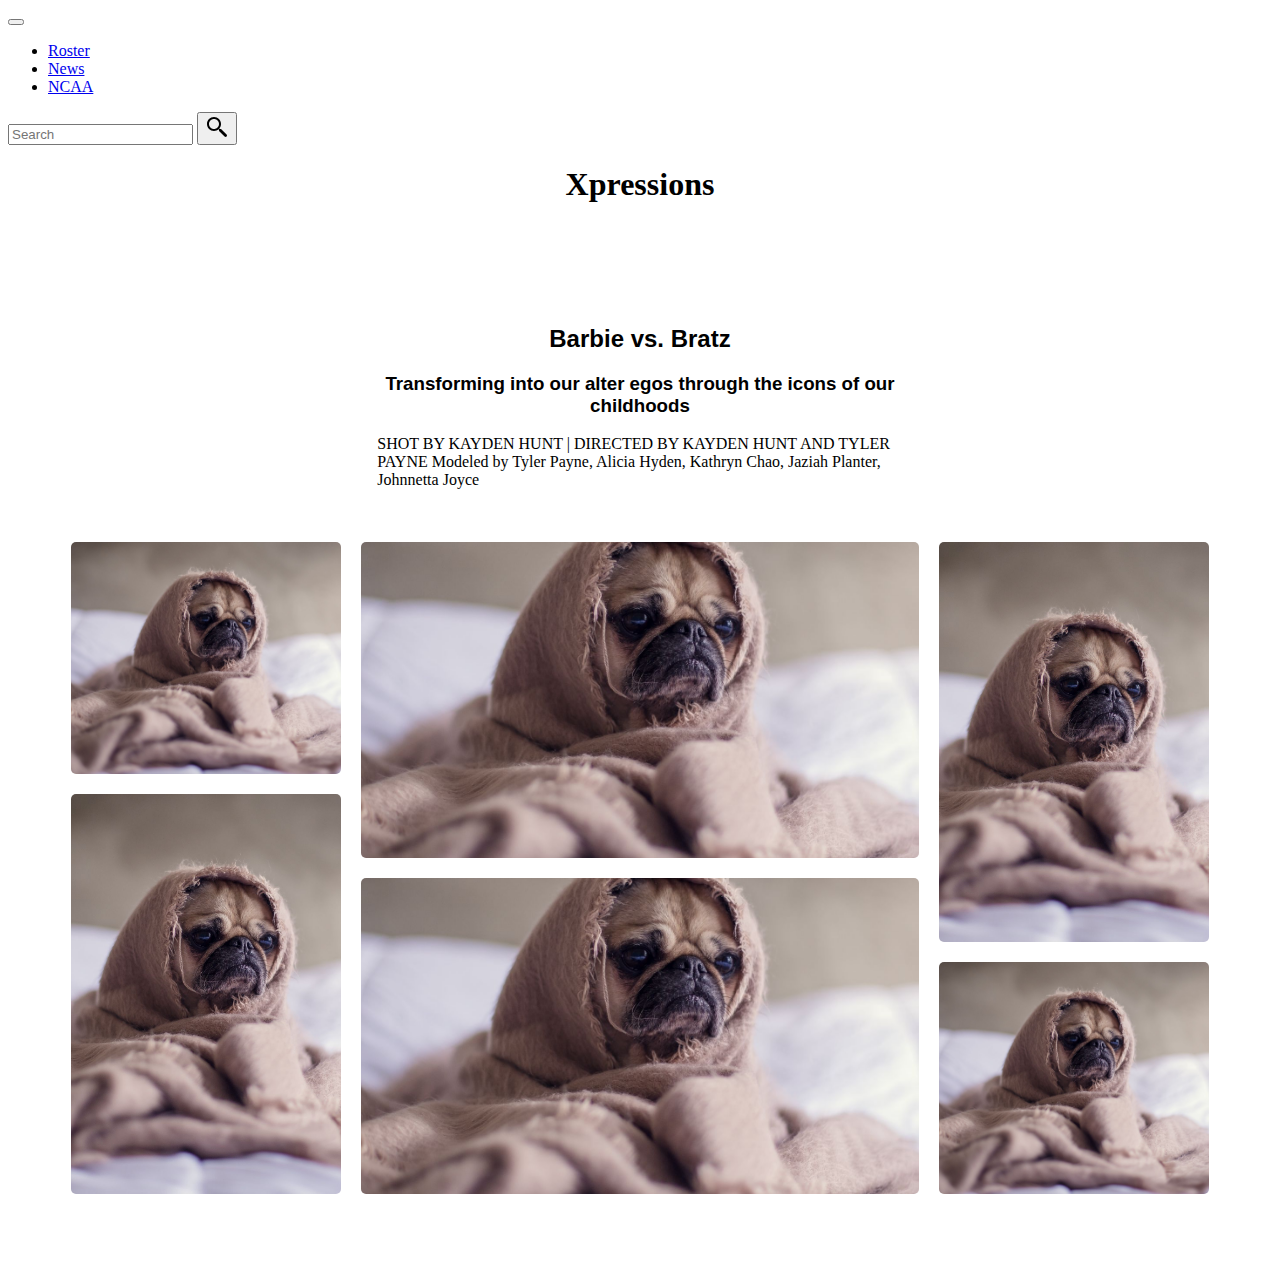
<file: photoshoot.html>
<!doctype html>
<html lang="en">
  <head>
    <!-- Required meta tags -->
    <meta charset="utf-8">
    <meta name="viewport" content="width=device-width, initial-scale=1">

    <!-- Bootstrap CSS -->
    <link href="https://cdn.jsdelivr.net/npm/bootstrap@5.1.3/dist/css/bootstrap.min.css" rel="stylesheet" integrity="sha384-1BmE4kWBq78iYhFldvKuhfTAU6auU8tT94WrHftjDbrCEXSU1oBoqyl2QvZ6jIW3" crossorigin="anonymous">

    <!-- custom CSS-->
    <link href="css/custom.css" rel="stylesheet">
    
    <title>Xpressions</title>
  </head>
  <body> 
    <!-- Optional JavaScript; choose one of the two! -->
    <script src="https://cdn.jsdelivr.net/npm/bootstrap@5.1.3/dist/js/bootstrap.bundle.min.js" integrity="sha384-ka7Sk0Gln4gmtz2MlQnikT1wXgYsOg+OMhuP+IlRH9sENBO0LRn5q+8nbTov4+1p" crossorigin="anonymous"></script>
  
  <!-- all of this up until the closing of this div can/should be replaced by the final navbar
  just inserted it here so I have an idea of what the navbar will look like-->
  <div>
    <div class="container">  
      <div class="row m-2">
        <div class="col-12">
          <div class="card border-0">
            <div class="card-body">
            </div>
          </div>
        </div>
      </div>
      <div class="row m-2">
        <div class="col-12">
          <nav class="navbar navbar-expand-xl navbar-light bg-light" role="navigation" aria-label="Primary Navigation">
            <div class="container-fluid">
              <button class="navbar-toggler" type="button" data-bs-toggle="collapse" data-bs-target="#navbarBasic" aria-controls="navbarBasic" aria-expanded="false" aria-label="Toggle navigation">
                <span class="navbar-toggler-icon"></span>
              </button>
              <div class="collapse navbar-collapse show" id="navbarBasic">
                <ul class="navbar-nav me-auto mb-2 mb-xl-0">
                  <li class="nav-item">
                    <a class="nav-link" href="https://goheels.com/sports/mens-basketball/roster">Roster</a>
                  </li>
                  <li class="nav-item">
                    <a class="nav-link" href="https://keepingitheel.com/2022/04/01/unc-basketball-recruiting-future-tar-heels-earn-states-highest-honors/">News</a>
                  </li>
                  <li class="nav-item">
                    <a class="nav-link" href="https://www.espn.com/mens-college-basketball/team/_/id/153/north-carolina-tar-heels">NCAA</a>
                  </li>
                </ul>
                <form class="d-flex">
                  <input class="form-control me-2" type="search" placeholder="Search" aria-label="Search">
                  <button class="btn btn-outline-success" type="submit"><svg xmlns="http://www.w3.org/2000/svg" x="0px" y="0px"
                    width="24" height="24"
                    viewBox="0 0 24 24"
                    style=" fill:#000000;">    <path d="M 9 2 C 5.1458514 2 2 5.1458514 2 9 C 2 12.854149 5.1458514 16 9 16 C 10.747998 16 12.345009 15.348024 13.574219 14.28125 L 14 14.707031 L 14 16 L 19.585938 21.585938 C 20.137937 22.137937 21.033938 22.137938 21.585938 21.585938 C 22.137938 21.033938 22.137938 20.137938 21.585938 19.585938 L 16 14 L 14.707031 14 L 14.28125 13.574219 C 15.348024 12.345009 16 10.747998 16 9 C 16 5.1458514 12.854149 2 9 2 z M 9 4 C 11.773268 4 14 6.2267316 14 9 C 14 11.773268 11.773268 14 9 14 C 6.2267316 14 4 11.773268 4 9 C 4 6.2267316 6.2267316 4 9 4 z"></path></svg></button>
                </form>
              </div>
            </div>
          </nav>
          <h1 class="card-title" role="heading">Xpressions</h1>
        </div>
      </div>
    </div>
  </div>
  
  <!--Navbar ends here-->
 
  <div class="top-level">
    <div class="grid-mobile">
      <div class="heading">
        <h2>Barbie vs. Bratz</h2>
        <h3>Transforming into our alter egos through the icons of our childhoods</h3>
        <Modeled>SHOT BY KAYDEN HUNT | DIRECTED BY KAYDEN HUNT AND TYLER PAYNE
          Modeled by Tyler Payne, Alicia Hyden, Kathryn Chao, Jaziah Planter, Johnnetta Joyce</p>
      </div>
        <div class="img1"></div>
        <div class="img2"></div>
        <div class="img3"></div>
        <div class="img4"></div>
        <div class="img5"></div>
        <div class="img6"></div>
    </div>
  </div>
  </body>
</html>
</file>
<file: css/custom.css>
h1 {
    text-align: center;
}

h2 {
    font-family: 'Franklin Gothic Medium', 'Arial Narrow', Arial, sans-serif;
    text-align: center;
}

h3 {
    font-family: 'Franklin Gothic Medium', 'Arial Narrow', Arial, sans-serif;
    text-align: center;
}

p {
    font-family: 'Franklin Gothic Medium', 'Arial Narrow', Arial, sans-serif;
}

.top-level {
    display: flex;
    flex-direction: row;
    justify-content: center;
    height: 100%;
    width: 100%;
}

.grid-mobile{
    display: grid;
    grid-template-columns: 100%;
    grid-template-rows: min-content 50vh 50vh 50vh 50vh 50vh 50vh;
    padding: 2%;
    margin: 3%;
    grid-gap: 2%;
}

.heading {
    grid-column: 1/2;
    grid-row: 1/2;
    margin: 3%;
}

.img1 {
    grid-row: 2/3;
    background-image: url("../img/doodle2.jpg");
    background-position: center;
    background-repeat: no-repeat;
    background-size: cover;
    padding: 5%;
    border-radius: 5px;
}

.img2 {
    grid-row: 3/4;
    background-image: url("../img/doodle2.jpg");
    background-position: center;
    background-repeat: no-repeat;
    background-size: cover;
    border-radius: 5px;
}

.img3 {
    grid-row: 4/5;
    background-image: url("../img/doodle2.jpg");
    background-position: center;
    background-repeat: no-repeat;
    background-size: cover;
    border-radius: 5px;
}

.img4 {
    grid-row: 5/6;
    background-image: url("../img/doodle2.jpg");
    background-position: center;
    background-repeat: no-repeat;
    background-size: cover;
    border-radius: 5px;
}

.img5 {
    grid-row: 6/7;
    background-image: url("../img/doodle2.jpg");
    background-position: center;
    background-repeat: no-repeat;
    background-size: cover;
    border-radius: 5px;
}

.img6 {
    grid-row: 7/8;
    background-image: url("../img/doodle2.jpg");
    background-position: center;
    background-repeat: no-repeat;
    background-size: cover;
    border-radius: 5px;
}

@media screen and (min-width: 786px) {
    .grid-mobile {
        display: grid;
        grid-template-columns: repeat(8, 2fr);
        grid-template-rows: min-content repeat(8, 5vw);
        grid-gap: 20px;
    }

    .heading {
        grid-column: 3/7;
        grid-row: 1/2
    }
    
    .img1 {
        grid-column: 1/3;
        grid-row: 2/5;
    }
    
    .img2 {
        grid-column: 3/7;
        grid-row: 2/6;
    }

    .img3 {
        grid-column: 7/9;
        grid-row: 2/7;
    }

    .img4 {
        grid-column: 1/3;
        grid-row: 5/10;
    }

    .img5 {
        grid-column: 3/7;
        grid-row: 6/10;
    }

    .img6 {
        grid-column: 7/9;
        grid-row: 7/10;
    }
}

/* CSS for photoshoot ends here*/
/* CSS for gallery starts here */

.wrapper-gallery {
    display: flex;
    flex-direction: row;
    justify-content: center;
    height: 100%;
    width: 100%;
}

.gallery-grid-mobile{
    display: grid;
    grid-template-columns: 100%;
    grid-template-rows: min-content 50vh min-content 50vh min-content 50vh min-content 50vh min-content 50vh min-content 50vh min-content;
    padding: 1%;
    margin: 3%;
    grid-gap: 3%;
}

.img-g-1 {
    grid-row: 2/3;
    background-image: url("../img/doodle2.jpg");
    background-position: center;
    background-repeat: no-repeat;
    background-size: cover;
    padding: 5%;
    border-radius: 5px;
}

.shoot-1-text {
    grid-row: 3/4;
    text-align: center;
}

.img-g-2 {
    grid-row: 4/5;
    background-image: url("../img/doodle2.jpg");
    background-position: center;
    background-repeat: no-repeat;
    background-size: cover;
    padding: 5%;
    border-radius: 5px;
}

.shoot-2-text {
    grid-row: 5/6;
    text-align: center;
}

.img-g-3 {
    grid-row: 6/7;
    background-image: url("../img/doodle2.jpg");
    background-position: center;
    background-repeat: no-repeat;
    background-size: cover;
    padding: 5%;
    border-radius: 5px;
}

.shoot-3-text {
    grid-row: 7/8;
    text-align: center;
}

.img-g-4 {
    grid-row: 8/9;
    background-image: url("../img/doodle2.jpg");
    background-position: center;
    background-repeat: no-repeat;
    background-size: cover;
    padding: 5%;
    border-radius: 5px;
}

.shoot-4-text {
    grid-row: 9/10;
    text-align: center;
}

.img-g-5 {
    grid-row: 10/11;
    background-image: url("../img/doodle2.jpg");
    background-position: center;
    background-repeat: no-repeat;
    background-size: cover;
    padding: 5%;
    border-radius: 5px;
}

.shoot-5-text {
    grid-row: 11/12;
    text-align: center;
}

.img-g-6 {
    grid-row: 12/13;
    background-image: url("../img/doodle2.jpg");
    background-position: center;
    background-repeat: no-repeat;
    background-size: cover;
    padding: 5%;
    border-radius: 5px;
}

.shoot-6-text {
    grid-row: 13/14;
    text-align: center;
}
</file>
<file: css/contact.css>
* {
    box-sizing: border-box;
  }
  
 
  input[type=text], input[type=email], select, textarea {
    width: 100%;
    padding: 12px;
    border: 1px solid #ccc;
    margin-top: 6px;
    margin-bottom: 16px;
    resize: vertical;
  }


  .contain {
    border-radius: 5px;
    background-color: #90E6F2;
    padding: 10px;
  }
  

  .column {
    float: left;
    width: 50%;
    margin-top: 6px;
    padding: 20px;
  }
  

  .row:after {
    content: "";
    display: table;
    clear: both;
  }

  .button {
    border-color: #319cff;
    border-radius: 10px;
    color: #319cff;
    transition: 400ms;
    text-align: center;
    border-style: solid;
  }

  .button:hover {
    background: #319cff;
    color: white;
  }
  
  /* Responsive layout - when the screen is less than 600px wide, make the two columns stack on top of each other instead of next to each other */
  @media screen and (max-width: 600px) {
    .column, input[type=submit] {
      width: 100%;
      margin-top: 0;
    }
  }
</file>
<file: css/contact2.css>
* {
    box-sizing: border-box;
  }
  
 
  input[type=text], input[type=email], select, textarea {
    width: 100%;
    padding: 12px;
    border: 1px solid #ccc;
    margin-top: 6px;
    margin-bottom: 16px;
    resize: vertical;
  }


  .container {
    border-radius: 5px;
    background-color: #90E6F2;
    padding: 10px;
    margin-left: 15%;
    margin-right: 15%;
  }
  

  .column {
    float: left;
    width: 50%;
    margin-top: 6px;
    padding: 20px;
  }
  

  .row:after {
    content: "";
    display: table;
    clear: both;
  }

  button {
    background: white;
    border-radius: 10px black;
    color: black;
    padding: 2% 35%;
    margin: 4%;  
  }

  button:hover {
    background: #319cff;
    color: black;
  }
  
  /* Responsive layout - when the screen is less than 600px wide, make the two columns stack on top of each other instead of next to each other */
  @media screen and (max-width: 600px) {
    .column, input[type=submit] {
      width: 100%;
      margin-top: 0;
    }
  }
</file>
